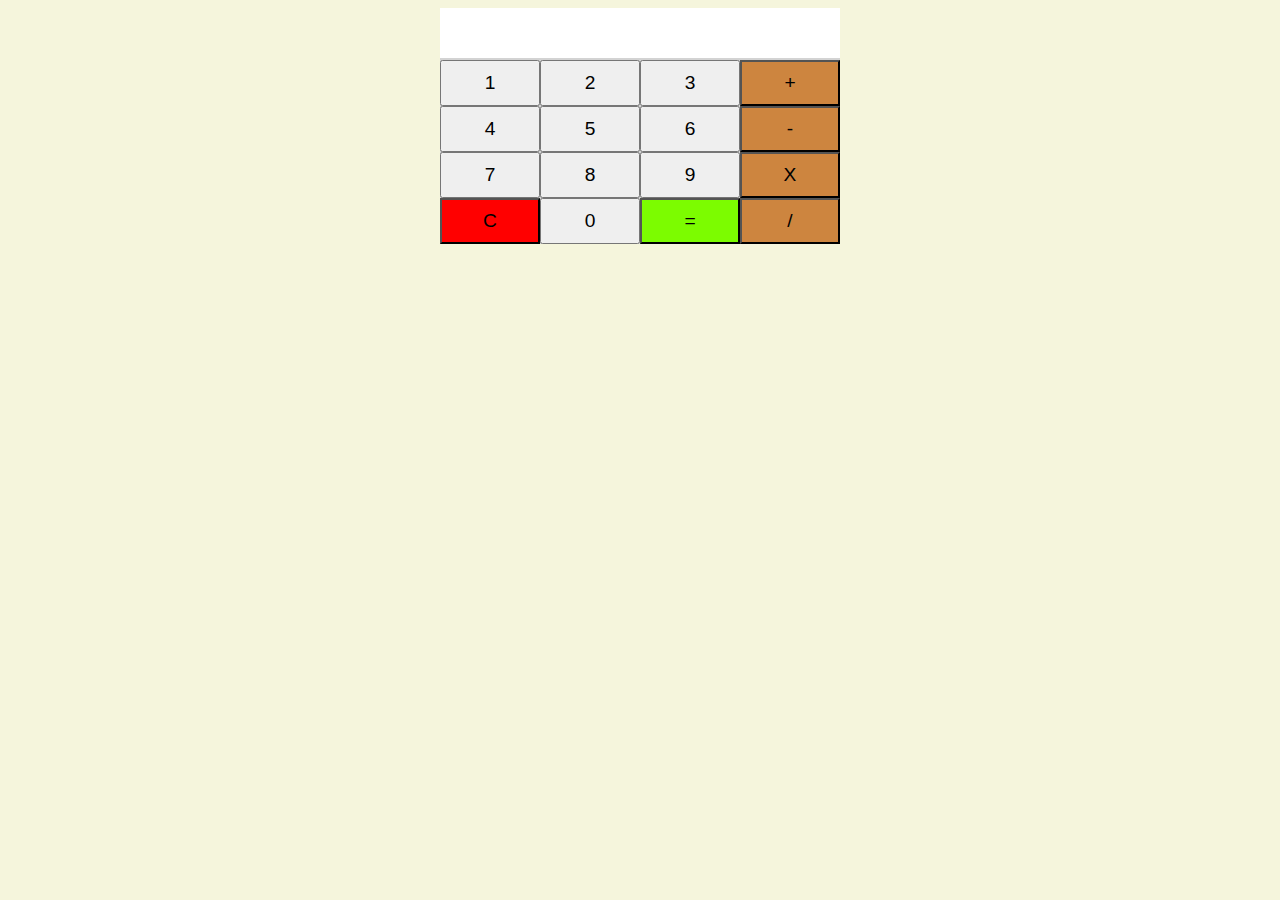
<file: CalcPro2/index.html>
<!DOCTYPE html>
<html lang="en">
  <head>
    <meta charset="UTF-8" />
    <meta http-equiv="X-UA-Compatible" content="IE=edge" />
    <meta name="viewport" content="width=device-width, initial-scale=1.0" />
    <script src="script.js" defer></script>
    <link rel="stylesheet" href="styles.css" />
    <title>ssss</title>
  </head>
  <body>
    <div class="container">
      <div class="display"></div>
      <div class="buttons">
        <button class="btn-number" data-num="1">1</button>
        <button class="btn-number" data-num="2">2</button>
        <button class="btn-number" data-num="3">3</button>
        <button class="btn-operator" data-num="+">+</button>
        <button class="btn-number" data-num="4">4</button>
        <button class="btn-number" data-num="5">5</button>
        <button class="btn-number" data-num="6">6</button>
        <button class="btn-operator" data-num="-">-</button>
        <button class="btn-number" data-num="7">7</button>
        <button class="btn-number" data-num="8">8</button>
        <button class="btn-number" data-num="9">9</button>
        <button class="btn-operator" data-num="*">X</button>
        <button class="btn-clear">C</button>
        <button class="btn-number" data-num="0">0</button>
        <button class="btn-equals" data-num="=">=</button>
        <button class="btn-operator" data-num="/">/</button>
      </div>
    </div>
  </body>
</html>
</file>
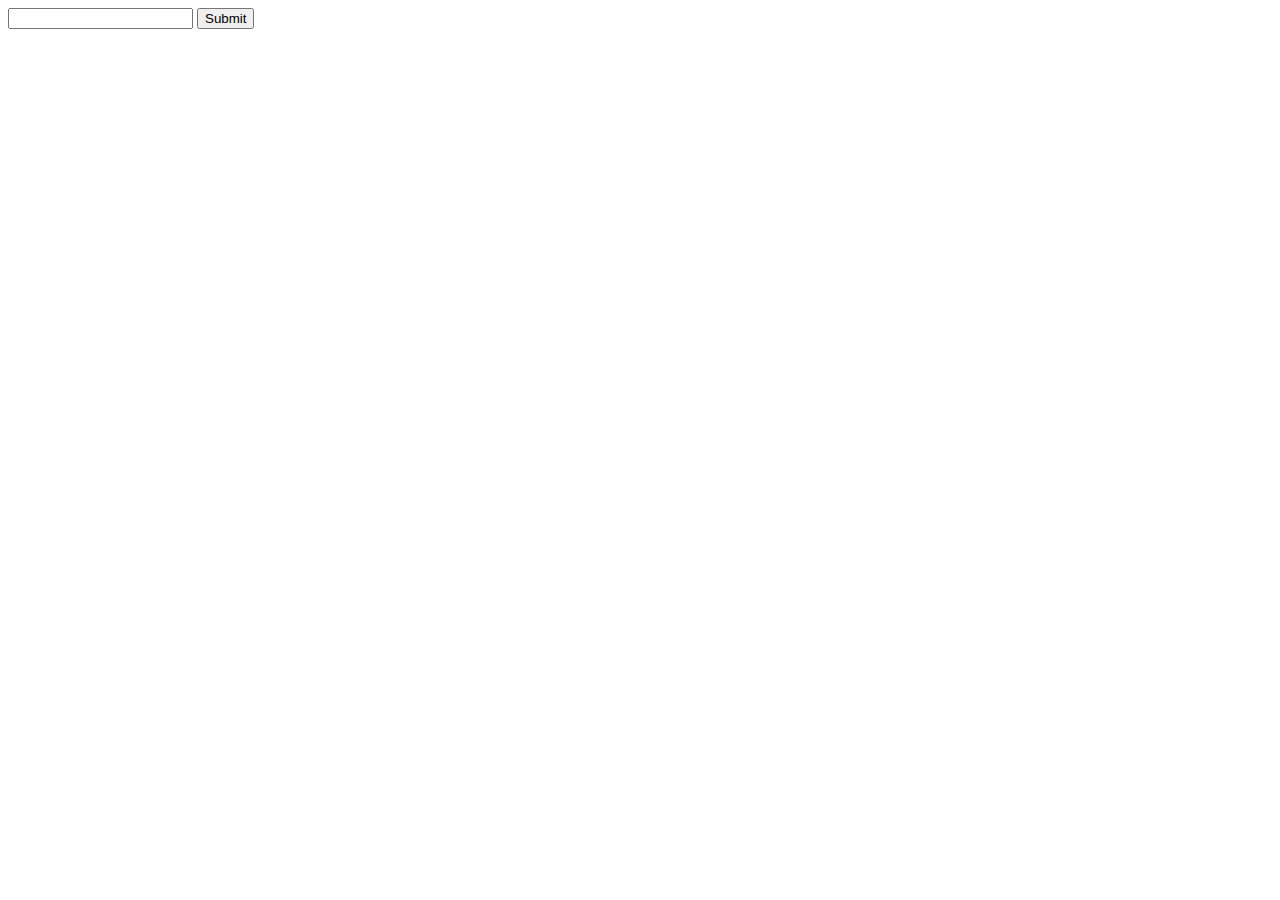
<file: calcProj/index.html>
<!DOCTYPE html>
<html lang="en">
  <head>
    <meta charset="UTF-8" />
    <meta http-equiv="X-UA-Compatible" content="IE=edge" />
    <meta name="viewport" content="width=device-width, initial-scale=1.0" />
    <title>CalcProjo</title>
  </head>

  <body>
    <form action="">
      <input type="text" name="calculator" id="calculatorresult" />

      <input type="submit" />
    </form>
    <script src="scipt.js"></script>
  </body>
</html>
</file>
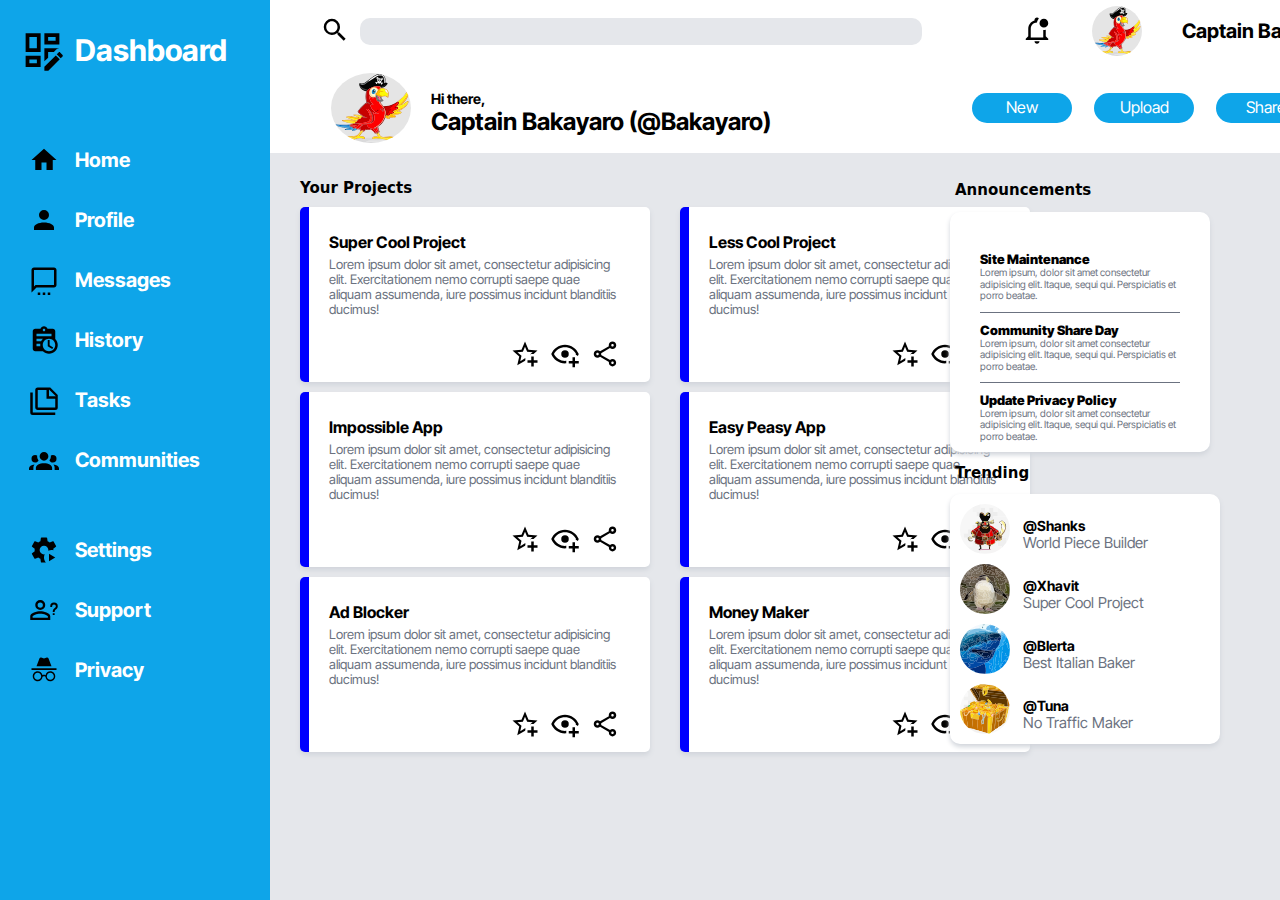
<file: Dashboard/index.html>
<!DOCTYPE html>
<html lang="en">
  <head>
    <meta charset="UTF-8" />
    <meta http-equiv="X-UA-Compatible" content="IE=edge" />
    <meta name="viewport" content="width=device-width, initial-scale=1.0" />
    <link rel="stylesheet" href="css/normalize.css" />
    <link rel="stylesheet" href="css/styles.css" />
    <title>Document</title>
  </head>
  <body>
    <div class="page--container">
      <div class="page--container__sidebar">
        <div class="sidebar">
          <div class="siderbar--heading">
            <div class="sidebar--item">
              <svg
                xmlns="http://www.w3.org/2000/svg"
                viewBox="0 0 24 24"
                class="icon icon__top"
              >
                <path
                  d="M21 13.1C20.9 13.1 20.7 13.2 20.6 13.3L19.6 14.3L21.7 16.4L22.7 15.4C22.9 15.2 22.9 14.8 22.7 14.6L21.4 13.3C21.3 13.2 21.2 13.1 21 13.1M19.1 14.9L13 20.9V23H15.1L21.2 16.9L19.1 14.9M21 3H13V9H21V3M19 7H15V5H19V7M13 18.06V11H21V11.1C20.24 11.1 19.57 11.5 19.19 11.89L18.07 13H15V16.07L13 18.06M11 3H3V13H11V3M9 11H5V5H9V11M11 20.06V15H3V21H11V20.06M9 19H5V17H9V19Z"
                />
              </svg>
              <h1 class="sidebar__title">Dashboard</h1>
            </div>
          </div>
          <div class="sidebar--nav">
            <div class="sidebar--item">
              <svg
                xmlns="http://www.w3.org/2000/svg"
                viewBox="0 0 24 24"
                class="icon"
              >
                <path d="M10,20V14H14V20H19V12H22L12,3L2,12H5V20H10Z" />
              </svg>
              <a href="#"><h2>Home</h2></a>
            </div>
            <div class="sidebar--item">
              <svg
                xmlns="http://www.w3.org/2000/svg"
                viewBox="0 0 24 24"
                class="icon"
              >
                <path
                  d="M12,4A4,4 0 0,1 16,8A4,4 0 0,1 12,12A4,4 0 0,1 8,8A4,4 0 0,1 12,4M12,14C16.42,14 20,15.79 20,18V20H4V18C4,15.79 7.58,14 12,14Z"
                />
              </svg>
              <a href="#"><h2>Profile</h2></a>
            </div>
            <div class="sidebar--item">
              <svg
                xmlns="http://www.w3.org/2000/svg"
                viewBox="0 0 24 24"
                class="icon"
              >
                <path
                  d="M20 2H4C2.9 2 2 2.9 2 4V22L6 18H20C21.1 18 22 17.1 22 16V4C22 2.9 21.1 2 20 2M20 16H5.2L4 17.2V4H20V16M11 24H13V22H11V24M7 24H9V22H7V24M15 24H17V22H15V24"
                />
              </svg>
              <a href="#"><h2>Messages</h2></a>
            </div>
            <div class="sidebar--item">
              <svg
                xmlns="http://www.w3.org/2000/svg"
                viewBox="0 0 24 24"
                class="icon"
              >
                <path
                  d="M21 11.11V5C21 3.9 20.11 3 19 3H14.82C14.4 1.84 13.3 1 12 1S9.6 1.84 9.18 3H5C3.9 3 3 3.9 3 5V19C3 20.11 3.9 21 5 21H11.11C12.37 22.24 14.09 23 16 23C19.87 23 23 19.87 23 16C23 14.09 22.24 12.37 21 11.11M12 3C12.55 3 13 3.45 13 4S12.55 5 12 5 11 4.55 11 4 11.45 3 12 3M6 7H18V9H6V7M9.08 17H6V15H9.08C9.03 15.33 9 15.66 9 16S9.03 16.67 9.08 17M6 13V11H11.11C10.5 11.57 10.04 12.25 9.68 13H6M16 21C13.24 21 11 18.76 11 16S13.24 11 16 11 21 13.24 21 16 18.76 21 16 21M16.5 16.25L19.36 17.94L18.61 19.16L15 17V12H16.5V16.25Z"
                />
              </svg>
              <a href="#"><h2>History</h2></a>
            </div>
            <div class="sidebar--item">
              <svg
                xmlns="http://www.w3.org/2000/svg"
                viewBox="0 0 24 24"
                class="icon"
              >
                <path
                  d="M3,6V22H21V24H3A2,2 0 0,1 1,22V6H3M16,9H21.5L16,3.5V9M7,2H17L23,8V18A2,2 0 0,1 21,20H7C5.89,20 5,19.1 5,18V4A2,2 0 0,1 7,2M7,4V18H21V11H14V4H7Z"
                />
              </svg>
              <a href="#"><h2>Tasks</h2></a>
            </div>
            <div class="sidebar--item">
              <svg
                xmlns="http://www.w3.org/2000/svg"
                viewBox="0 0 24 24"
                class="icon"
              >
                <path
                  d="M12,5.5A3.5,3.5 0 0,1 15.5,9A3.5,3.5 0 0,1 12,12.5A3.5,3.5 0 0,1 8.5,9A3.5,3.5 0 0,1 12,5.5M5,8C5.56,8 6.08,8.15 6.53,8.42C6.38,9.85 6.8,11.27 7.66,12.38C7.16,13.34 6.16,14 5,14A3,3 0 0,1 2,11A3,3 0 0,1 5,8M19,8A3,3 0 0,1 22,11A3,3 0 0,1 19,14C17.84,14 16.84,13.34 16.34,12.38C17.2,11.27 17.62,9.85 17.47,8.42C17.92,8.15 18.44,8 19,8M5.5,18.25C5.5,16.18 8.41,14.5 12,14.5C15.59,14.5 18.5,16.18 18.5,18.25V20H5.5V18.25M0,20V18.5C0,17.11 1.89,15.94 4.45,15.6C3.86,16.28 3.5,17.22 3.5,18.25V20H0M24,20H20.5V18.25C20.5,17.22 20.14,16.28 19.55,15.6C22.11,15.94 24,17.11 24,18.5V20Z"
                />
              </svg>
              <a href="#"><h2>Communities</h2></a>
            </div>
          </div>
          <div class="sidebar--options">
            <div class="sidebar--item">
              <svg
                xmlns="http://www.w3.org/2000/svg"
                viewBox="0 0 24 24"
                class="icon"
              >
                <path
                  d="M13.53 22H10C9.75 22 9.54 21.82 9.5 21.58L9.13 18.93C8.5 18.68 7.96 18.34 7.44 17.94L4.95 18.95C4.73 19.03 4.46 18.95 4.34 18.73L2.34 15.27C2.21 15.05 2.27 14.78 2.46 14.63L4.57 12.97C4.53 12.65 4.5 12.33 4.5 12S4.53 11.34 4.57 11L2.46 9.37C2.27 9.22 2.21 8.95 2.34 8.73L4.34 5.27C4.46 5.05 4.73 4.96 4.95 5.05L7.44 6.05C7.96 5.66 8.5 5.32 9.13 5.07L9.5 2.42C9.54 2.18 9.75 2 10 2H14C14.25 2 14.46 2.18 14.5 2.42L14.87 5.07C15.5 5.32 16.04 5.66 16.56 6.05L19.05 5.05C19.27 4.96 19.54 5.05 19.66 5.27L21.66 8.73C21.78 8.95 21.73 9.22 21.54 9.37L19.43 11C19.47 11.34 19.5 11.67 19.5 12V12.19C19 12.07 18.5 12 18 12C17.08 12 16.22 12.21 15.44 12.58C15.47 12.39 15.5 12.2 15.5 12C15.5 10.07 13.93 8.5 12 8.5S8.5 10.07 8.5 12 10.07 15.5 12 15.5C12.2 15.5 12.39 15.47 12.58 15.44C12.21 16.22 12 17.08 12 18C12 19.54 12.58 20.94 13.53 22M16 15V21L21 18L16 15Z"
                />
              </svg>
              <a href="#"><h2>Settings</h2></a>
            </div>
            <div class="sidebar--item">
              <svg
                xmlns="http://www.w3.org/2000/svg"
                viewBox="0 0 24 24"
                class="icon"
              >
                <path
                  d="M20.5,14.5V16H19V14.5H20.5M18.5,9.5H17V9A3,3 0 0,1 20,6A3,3 0 0,1 23,9C23,9.97 22.5,10.88 21.71,11.41L21.41,11.6C20.84,12 20.5,12.61 20.5,13.3V13.5H19V13.3C19,12.11 19.6,11 20.59,10.35L20.88,10.16C21.27,9.9 21.5,9.47 21.5,9A1.5,1.5 0 0,0 20,7.5A1.5,1.5 0 0,0 18.5,9V9.5M9,13C11.67,13 17,14.34 17,17V20H1V17C1,14.34 6.33,13 9,13M9,4A4,4 0 0,1 13,8A4,4 0 0,1 9,12A4,4 0 0,1 5,8A4,4 0 0,1 9,4M9,14.9C6.03,14.9 2.9,16.36 2.9,17V18.1H15.1V17C15.1,16.36 11.97,14.9 9,14.9M9,5.9A2.1,2.1 0 0,0 6.9,8A2.1,2.1 0 0,0 9,10.1A2.1,2.1 0 0,0 11.1,8A2.1,2.1 0 0,0 9,5.9Z"
                />
              </svg>
              <a href="#"><h2>Support</h2></a>
            </div>
            <div class="sidebar--item">
              <svg
                xmlns="http://www.w3.org/2000/svg"
                viewBox="0 0 24 24"
                class="icon"
              >
                <path
                  d="M17.06 13C15.2 13 13.64 14.33 13.24 16.1C12.29 15.69 11.42 15.8 10.76 16.09C10.35 14.31 8.79 13 6.94 13C4.77 13 3 14.79 3 17C3 19.21 4.77 21 6.94 21C9 21 10.68 19.38 10.84 17.32C11.18 17.08 12.07 16.63 13.16 17.34C13.34 19.39 15 21 17.06 21C19.23 21 21 19.21 21 17C21 14.79 19.23 13 17.06 13M6.94 19.86C5.38 19.86 4.13 18.58 4.13 17S5.39 14.14 6.94 14.14C8.5 14.14 9.75 15.42 9.75 17S8.5 19.86 6.94 19.86M17.06 19.86C15.5 19.86 14.25 18.58 14.25 17S15.5 14.14 17.06 14.14C18.62 14.14 19.88 15.42 19.88 17S18.61 19.86 17.06 19.86M22 10.5H2V12H22V10.5M15.53 2.63C15.31 2.14 14.75 1.88 14.22 2.05L12 2.79L9.77 2.05L9.72 2.04C9.19 1.89 8.63 2.17 8.43 2.68L6 9H18L15.56 2.68L15.53 2.63Z"
                />
              </svg>
              <a href="#"><h2>Privacy</h2></a>
            </div>
          </div>
        </div>
      </div>
      <div class="page--container__header">
        <header class="header__container">
          <!-- <div class="main__container--top"> -->
          <div class="header__top--left">
            <a href="#">
              <svg
                xmlns="http://www.w3.org/2000/svg"
                viewBox="0 0 24 24"
                class="icon"
              >
                <path
                  d="M9.5,3A6.5,6.5 0 0,1 16,9.5C16,11.11 15.41,12.59 14.44,13.73L14.71,14H15.5L20.5,19L19,20.5L14,15.5V14.71L13.73,14.44C12.59,15.41 11.11,16 9.5,16A6.5,6.5 0 0,1 3,9.5A6.5,6.5 0 0,1 9.5,3M9.5,5C7,5 5,7 5,9.5C5,12 7,14 9.5,14C12,14 14,12 14,9.5C14,7 12,5 9.5,5Z"
                />
              </svg>
            </a>

            <input type="text" />
          </div>

          <div class="header__top--right">
            <a href="#">
              <svg
                xmlns="http://www.w3.org/2000/svg"
                viewBox="0 0 24 24"
                class="icon"
              >
                <path
                  d="M19 17V11.8C18.5 11.9 18 12 17.5 12H17V18H7V11C7 8.2 9.2 6 12 6C12.1 4.7 12.7 3.6 13.5 2.7C13.2 2.3 12.6 2 12 2C10.9 2 10 2.9 10 4V4.3C7 5.2 5 7.9 5 11V17L3 19V20H21V19L19 17M10 21C10 22.1 10.9 23 12 23S14 22.1 14 21H10M21 6.5C21 8.4 19.4 10 17.5 10S14 8.4 14 6.5 15.6 3 17.5 3 21 4.6 21 6.5"
                />
              </svg>
            </a>
            <img
              src="images/parrot.svg"
              alt="pirate with wings"
              class="profile--image smaller--profile"
            />
            <h2>Captain Bakayaro</h2>
          </div>
          <div class="header__bottom--left">
            <img
              src="images/parrot.svg"
              alt="pirate with wings"
              class="profile--image"
            />
            <h3>Hi there,</h3>
            <h1>Captain Bakayaro (@Bakayaro)</h1>
          </div>
          <div class="header__bottom--right">
            <button>New</button>
            <button>Upload</button>
            <button>Share</button>
          </div>
        </header>
      </div>
      <div class="page--container__projects">
        <h1 class="main--container__TL">Your Projects</h1>
        <div class="main--container">
          <div class="card">
            <h3>Super Cool Project</h3>
            <p>
              Lorem ipsum dolor sit amet, consectetur adipisicing elit.
              Exercitationem nemo corrupti saepe quae aliquam assumenda, iure
              possimus incidunt blanditiis ducimus!
            </p>
            <div class="card__icons">
              <a href="#">
                <svg
                  xmlns="http://www.w3.org/2000/svg"
                  viewBox="0 0 24 24"
                  class="icon"
                >
                  <path
                    d="M5.8 21L7.4 14L2 9.2L9.2 8.6L12 2L14.8 8.6L22 9.2L18.8 12H18C17.3 12 16.6 12.1 15.9 12.4L18.1 10.5L13.7 10.1L12 6.1L10.3 10.1L5.9 10.5L9.2 13.4L8.2 17.7L12 15.4L12.5 15.7C12.3 16.2 12.1 16.8 12.1 17.3L5.8 21M17 14V17H14V19H17V22H19V19H22V17H19V14H17Z"
                  />
                </svg>
              </a>

              <a href="#">
                <svg
                  xmlns="http://www.w3.org/2000/svg"
                  viewBox="0 0 24 24"
                  class="icon"
                >
                  <path
                    d="M12,4.5C7,4.5 2.73,7.61 1,12C2.73,16.39 7,19.5 12,19.5C12.36,19.5 12.72,19.5 13.08,19.45C13.03,19.13 13,18.82 13,18.5C13,18.14 13.04,17.78 13.1,17.42C12.74,17.46 12.37,17.5 12,17.5C8.24,17.5 4.83,15.36 3.18,12C4.83,8.64 8.24,6.5 12,6.5C15.76,6.5 19.17,8.64 20.82,12C20.7,12.24 20.56,12.45 20.43,12.68C21.09,12.84 21.72,13.11 22.29,13.5C22.56,13 22.8,12.5 23,12C21.27,7.61 17,4.5 12,4.5M12,9A3,3 0 0,0 9,12A3,3 0 0,0 12,15A3,3 0 0,0 15,12A3,3 0 0,0 12,9M18,14.5V17.5H15V19.5H18V22.5H20V19.5H23V17.5H20V14.5H18Z"
                  />
                </svg>
              </a>
              <a href="#">
                <svg
                  xmlns="http://www.w3.org/2000/svg"
                  viewBox="0 0 24 24"
                  class="icon"
                >
                  <path
                    d="M18 16.08C17.24 16.08 16.56 16.38 16.04 16.85L8.91 12.7C8.96 12.47 9 12.24 9 12S8.96 11.53 8.91 11.3L15.96 7.19C16.5 7.69 17.21 8 18 8C19.66 8 21 6.66 21 5S19.66 2 18 2 15 3.34 15 5C15 5.24 15.04 5.47 15.09 5.7L8.04 9.81C7.5 9.31 6.79 9 6 9C4.34 9 3 10.34 3 12S4.34 15 6 15C6.79 15 7.5 14.69 8.04 14.19L15.16 18.34C15.11 18.55 15.08 18.77 15.08 19C15.08 20.61 16.39 21.91 18 21.91S20.92 20.61 20.92 19C20.92 17.39 19.61 16.08 18 16.08M18 4C18.55 4 19 4.45 19 5S18.55 6 18 6 17 5.55 17 5 17.45 4 18 4M6 13C5.45 13 5 12.55 5 12S5.45 11 6 11 7 11.45 7 12 6.55 13 6 13M18 20C17.45 20 17 19.55 17 19S17.45 18 18 18 19 18.45 19 19 18.55 20 18 20Z"
                  />
                </svg>
              </a>
            </div>
          </div>
          <div class="card">
            <h3>Less Cool Project</h3>
            <p>
              Lorem ipsum dolor sit amet, consectetur adipisicing elit.
              Exercitationem nemo corrupti saepe quae aliquam assumenda, iure
              possimus incidunt blanditiis ducimus!
            </p>
            <div class="card__icons">
              <a href="#">
                <svg
                  xmlns="http://www.w3.org/2000/svg"
                  viewBox="0 0 24 24"
                  class="icon"
                >
                  <path
                    d="M5.8 21L7.4 14L2 9.2L9.2 8.6L12 2L14.8 8.6L22 9.2L18.8 12H18C17.3 12 16.6 12.1 15.9 12.4L18.1 10.5L13.7 10.1L12 6.1L10.3 10.1L5.9 10.5L9.2 13.4L8.2 17.7L12 15.4L12.5 15.7C12.3 16.2 12.1 16.8 12.1 17.3L5.8 21M17 14V17H14V19H17V22H19V19H22V17H19V14H17Z"
                  />
                </svg>
              </a>

              <a href="#">
                <svg
                  xmlns="http://www.w3.org/2000/svg"
                  viewBox="0 0 24 24"
                  class="icon"
                >
                  <path
                    d="M12,4.5C7,4.5 2.73,7.61 1,12C2.73,16.39 7,19.5 12,19.5C12.36,19.5 12.72,19.5 13.08,19.45C13.03,19.13 13,18.82 13,18.5C13,18.14 13.04,17.78 13.1,17.42C12.74,17.46 12.37,17.5 12,17.5C8.24,17.5 4.83,15.36 3.18,12C4.83,8.64 8.24,6.5 12,6.5C15.76,6.5 19.17,8.64 20.82,12C20.7,12.24 20.56,12.45 20.43,12.68C21.09,12.84 21.72,13.11 22.29,13.5C22.56,13 22.8,12.5 23,12C21.27,7.61 17,4.5 12,4.5M12,9A3,3 0 0,0 9,12A3,3 0 0,0 12,15A3,3 0 0,0 15,12A3,3 0 0,0 12,9M18,14.5V17.5H15V19.5H18V22.5H20V19.5H23V17.5H20V14.5H18Z"
                  />
                </svg>
              </a>
              <a href="#">
                <svg
                  xmlns="http://www.w3.org/2000/svg"
                  viewBox="0 0 24 24"
                  class="icon"
                >
                  <path
                    d="M18 16.08C17.24 16.08 16.56 16.38 16.04 16.85L8.91 12.7C8.96 12.47 9 12.24 9 12S8.96 11.53 8.91 11.3L15.96 7.19C16.5 7.69 17.21 8 18 8C19.66 8 21 6.66 21 5S19.66 2 18 2 15 3.34 15 5C15 5.24 15.04 5.47 15.09 5.7L8.04 9.81C7.5 9.31 6.79 9 6 9C4.34 9 3 10.34 3 12S4.34 15 6 15C6.79 15 7.5 14.69 8.04 14.19L15.16 18.34C15.11 18.55 15.08 18.77 15.08 19C15.08 20.61 16.39 21.91 18 21.91S20.92 20.61 20.92 19C20.92 17.39 19.61 16.08 18 16.08M18 4C18.55 4 19 4.45 19 5S18.55 6 18 6 17 5.55 17 5 17.45 4 18 4M6 13C5.45 13 5 12.55 5 12S5.45 11 6 11 7 11.45 7 12 6.55 13 6 13M18 20C17.45 20 17 19.55 17 19S17.45 18 18 18 19 18.45 19 19 18.55 20 18 20Z"
                  />
                </svg>
              </a>
            </div>
          </div>
          <div class="card">
            <h3>Impossible App</h3>
            <p>
              Lorem ipsum dolor sit amet, consectetur adipisicing elit.
              Exercitationem nemo corrupti saepe quae aliquam assumenda, iure
              possimus incidunt blanditiis ducimus!
            </p>
            <div class="card__icons">
              <a href="#">
                <svg
                  xmlns="http://www.w3.org/2000/svg"
                  viewBox="0 0 24 24"
                  class="icon"
                >
                  <path
                    d="M5.8 21L7.4 14L2 9.2L9.2 8.6L12 2L14.8 8.6L22 9.2L18.8 12H18C17.3 12 16.6 12.1 15.9 12.4L18.1 10.5L13.7 10.1L12 6.1L10.3 10.1L5.9 10.5L9.2 13.4L8.2 17.7L12 15.4L12.5 15.7C12.3 16.2 12.1 16.8 12.1 17.3L5.8 21M17 14V17H14V19H17V22H19V19H22V17H19V14H17Z"
                  />
                </svg>
              </a>

              <a href="#">
                <svg
                  xmlns="http://www.w3.org/2000/svg"
                  viewBox="0 0 24 24"
                  class="icon"
                >
                  <path
                    d="M12,4.5C7,4.5 2.73,7.61 1,12C2.73,16.39 7,19.5 12,19.5C12.36,19.5 12.72,19.5 13.08,19.45C13.03,19.13 13,18.82 13,18.5C13,18.14 13.04,17.78 13.1,17.42C12.74,17.46 12.37,17.5 12,17.5C8.24,17.5 4.83,15.36 3.18,12C4.83,8.64 8.24,6.5 12,6.5C15.76,6.5 19.17,8.64 20.82,12C20.7,12.24 20.56,12.45 20.43,12.68C21.09,12.84 21.72,13.11 22.29,13.5C22.56,13 22.8,12.5 23,12C21.27,7.61 17,4.5 12,4.5M12,9A3,3 0 0,0 9,12A3,3 0 0,0 12,15A3,3 0 0,0 15,12A3,3 0 0,0 12,9M18,14.5V17.5H15V19.5H18V22.5H20V19.5H23V17.5H20V14.5H18Z"
                  />
                </svg>
              </a>
              <a href="#">
                <svg
                  xmlns="http://www.w3.org/2000/svg"
                  viewBox="0 0 24 24"
                  class="icon"
                >
                  <path
                    d="M18 16.08C17.24 16.08 16.56 16.38 16.04 16.85L8.91 12.7C8.96 12.47 9 12.24 9 12S8.96 11.53 8.91 11.3L15.96 7.19C16.5 7.69 17.21 8 18 8C19.66 8 21 6.66 21 5S19.66 2 18 2 15 3.34 15 5C15 5.24 15.04 5.47 15.09 5.7L8.04 9.81C7.5 9.31 6.79 9 6 9C4.34 9 3 10.34 3 12S4.34 15 6 15C6.79 15 7.5 14.69 8.04 14.19L15.16 18.34C15.11 18.55 15.08 18.77 15.08 19C15.08 20.61 16.39 21.91 18 21.91S20.92 20.61 20.92 19C20.92 17.39 19.61 16.08 18 16.08M18 4C18.55 4 19 4.45 19 5S18.55 6 18 6 17 5.55 17 5 17.45 4 18 4M6 13C5.45 13 5 12.55 5 12S5.45 11 6 11 7 11.45 7 12 6.55 13 6 13M18 20C17.45 20 17 19.55 17 19S17.45 18 18 18 19 18.45 19 19 18.55 20 18 20Z"
                  />
                </svg>
              </a>
            </div>
          </div>
          <div class="card">
            <h3>Easy Peasy App</h3>
            <p>
              Lorem ipsum dolor sit amet, consectetur adipisicing elit.
              Exercitationem nemo corrupti saepe quae aliquam assumenda, iure
              possimus incidunt blanditiis ducimus!
            </p>
            <div class="card__icons">
              <a href="#">
                <svg
                  xmlns="http://www.w3.org/2000/svg"
                  viewBox="0 0 24 24"
                  class="icon"
                >
                  <path
                    d="M5.8 21L7.4 14L2 9.2L9.2 8.6L12 2L14.8 8.6L22 9.2L18.8 12H18C17.3 12 16.6 12.1 15.9 12.4L18.1 10.5L13.7 10.1L12 6.1L10.3 10.1L5.9 10.5L9.2 13.4L8.2 17.7L12 15.4L12.5 15.7C12.3 16.2 12.1 16.8 12.1 17.3L5.8 21M17 14V17H14V19H17V22H19V19H22V17H19V14H17Z"
                  />
                </svg>
              </a>

              <a href="#">
                <svg
                  xmlns="http://www.w3.org/2000/svg"
                  viewBox="0 0 24 24"
                  class="icon"
                >
                  <path
                    d="M12,4.5C7,4.5 2.73,7.61 1,12C2.73,16.39 7,19.5 12,19.5C12.36,19.5 12.72,19.5 13.08,19.45C13.03,19.13 13,18.82 13,18.5C13,18.14 13.04,17.78 13.1,17.42C12.74,17.46 12.37,17.5 12,17.5C8.24,17.5 4.83,15.36 3.18,12C4.83,8.64 8.24,6.5 12,6.5C15.76,6.5 19.17,8.64 20.82,12C20.7,12.24 20.56,12.45 20.43,12.68C21.09,12.84 21.72,13.11 22.29,13.5C22.56,13 22.8,12.5 23,12C21.27,7.61 17,4.5 12,4.5M12,9A3,3 0 0,0 9,12A3,3 0 0,0 12,15A3,3 0 0,0 15,12A3,3 0 0,0 12,9M18,14.5V17.5H15V19.5H18V22.5H20V19.5H23V17.5H20V14.5H18Z"
                  />
                </svg>
              </a>
              <a href="#">
                <svg
                  xmlns="http://www.w3.org/2000/svg"
                  viewBox="0 0 24 24"
                  class="icon"
                >
                  <path
                    d="M18 16.08C17.24 16.08 16.56 16.38 16.04 16.85L8.91 12.7C8.96 12.47 9 12.24 9 12S8.96 11.53 8.91 11.3L15.96 7.19C16.5 7.69 17.21 8 18 8C19.66 8 21 6.66 21 5S19.66 2 18 2 15 3.34 15 5C15 5.24 15.04 5.47 15.09 5.7L8.04 9.81C7.5 9.31 6.79 9 6 9C4.34 9 3 10.34 3 12S4.34 15 6 15C6.79 15 7.5 14.69 8.04 14.19L15.16 18.34C15.11 18.55 15.08 18.77 15.08 19C15.08 20.61 16.39 21.91 18 21.91S20.92 20.61 20.92 19C20.92 17.39 19.61 16.08 18 16.08M18 4C18.55 4 19 4.45 19 5S18.55 6 18 6 17 5.55 17 5 17.45 4 18 4M6 13C5.45 13 5 12.55 5 12S5.45 11 6 11 7 11.45 7 12 6.55 13 6 13M18 20C17.45 20 17 19.55 17 19S17.45 18 18 18 19 18.45 19 19 18.55 20 18 20Z"
                  />
                </svg>
              </a>
            </div>
          </div>
          <div class="card">
            <h3>Ad Blocker</h3>
            <p>
              Lorem ipsum dolor sit amet, consectetur adipisicing elit.
              Exercitationem nemo corrupti saepe quae aliquam assumenda, iure
              possimus incidunt blanditiis ducimus!
            </p>
            <div class="card__icons">
              <a href="#">
                <svg
                  xmlns="http://www.w3.org/2000/svg"
                  viewBox="0 0 24 24"
                  class="icon"
                >
                  <path
                    d="M5.8 21L7.4 14L2 9.2L9.2 8.6L12 2L14.8 8.6L22 9.2L18.8 12H18C17.3 12 16.6 12.1 15.9 12.4L18.1 10.5L13.7 10.1L12 6.1L10.3 10.1L5.9 10.5L9.2 13.4L8.2 17.7L12 15.4L12.5 15.7C12.3 16.2 12.1 16.8 12.1 17.3L5.8 21M17 14V17H14V19H17V22H19V19H22V17H19V14H17Z"
                  />
                </svg>
              </a>

              <a href="#">
                <svg
                  xmlns="http://www.w3.org/2000/svg"
                  viewBox="0 0 24 24"
                  class="icon"
                >
                  <path
                    d="M12,4.5C7,4.5 2.73,7.61 1,12C2.73,16.39 7,19.5 12,19.5C12.36,19.5 12.72,19.5 13.08,19.45C13.03,19.13 13,18.82 13,18.5C13,18.14 13.04,17.78 13.1,17.42C12.74,17.46 12.37,17.5 12,17.5C8.24,17.5 4.83,15.36 3.18,12C4.83,8.64 8.24,6.5 12,6.5C15.76,6.5 19.17,8.64 20.82,12C20.7,12.24 20.56,12.45 20.43,12.68C21.09,12.84 21.72,13.11 22.29,13.5C22.56,13 22.8,12.5 23,12C21.27,7.61 17,4.5 12,4.5M12,9A3,3 0 0,0 9,12A3,3 0 0,0 12,15A3,3 0 0,0 15,12A3,3 0 0,0 12,9M18,14.5V17.5H15V19.5H18V22.5H20V19.5H23V17.5H20V14.5H18Z"
                  />
                </svg>
              </a>
              <a href="#">
                <svg
                  xmlns="http://www.w3.org/2000/svg"
                  viewBox="0 0 24 24"
                  class="icon"
                >
                  <path
                    d="M18 16.08C17.24 16.08 16.56 16.38 16.04 16.85L8.91 12.7C8.96 12.47 9 12.24 9 12S8.96 11.53 8.91 11.3L15.96 7.19C16.5 7.69 17.21 8 18 8C19.66 8 21 6.66 21 5S19.66 2 18 2 15 3.34 15 5C15 5.24 15.04 5.47 15.09 5.7L8.04 9.81C7.5 9.31 6.79 9 6 9C4.34 9 3 10.34 3 12S4.34 15 6 15C6.79 15 7.5 14.69 8.04 14.19L15.16 18.34C15.11 18.55 15.08 18.77 15.08 19C15.08 20.61 16.39 21.91 18 21.91S20.92 20.61 20.92 19C20.92 17.39 19.61 16.08 18 16.08M18 4C18.55 4 19 4.45 19 5S18.55 6 18 6 17 5.55 17 5 17.45 4 18 4M6 13C5.45 13 5 12.55 5 12S5.45 11 6 11 7 11.45 7 12 6.55 13 6 13M18 20C17.45 20 17 19.55 17 19S17.45 18 18 18 19 18.45 19 19 18.55 20 18 20Z"
                  />
                </svg>
              </a>
            </div>
          </div>
          <div class="card">
            <h3>Money Maker</h3>
            <p>
              Lorem ipsum dolor sit amet, consectetur adipisicing elit.
              Exercitationem nemo corrupti saepe quae aliquam assumenda, iure
              possimus incidunt blanditiis ducimus!
            </p>
            <div class="card__icons">
              <a href="#">
                <svg
                  xmlns="http://www.w3.org/2000/svg"
                  viewBox="0 0 24 24"
                  class="icon"
                >
                  <path
                    d="M5.8 21L7.4 14L2 9.2L9.2 8.6L12 2L14.8 8.6L22 9.2L18.8 12H18C17.3 12 16.6 12.1 15.9 12.4L18.1 10.5L13.7 10.1L12 6.1L10.3 10.1L5.9 10.5L9.2 13.4L8.2 17.7L12 15.4L12.5 15.7C12.3 16.2 12.1 16.8 12.1 17.3L5.8 21M17 14V17H14V19H17V22H19V19H22V17H19V14H17Z"
                  />
                </svg>
              </a>

              <a href="#">
                <svg
                  xmlns="http://www.w3.org/2000/svg"
                  viewBox="0 0 24 24"
                  class="icon"
                >
                  <path
                    d="M12,4.5C7,4.5 2.73,7.61 1,12C2.73,16.39 7,19.5 12,19.5C12.36,19.5 12.72,19.5 13.08,19.45C13.03,19.13 13,18.82 13,18.5C13,18.14 13.04,17.78 13.1,17.42C12.74,17.46 12.37,17.5 12,17.5C8.24,17.5 4.83,15.36 3.18,12C4.83,8.64 8.24,6.5 12,6.5C15.76,6.5 19.17,8.64 20.82,12C20.7,12.24 20.56,12.45 20.43,12.68C21.09,12.84 21.72,13.11 22.29,13.5C22.56,13 22.8,12.5 23,12C21.27,7.61 17,4.5 12,4.5M12,9A3,3 0 0,0 9,12A3,3 0 0,0 12,15A3,3 0 0,0 15,12A3,3 0 0,0 12,9M18,14.5V17.5H15V19.5H18V22.5H20V19.5H23V17.5H20V14.5H18Z"
                  />
                </svg>
              </a>
              <a href="#">
                <svg
                  xmlns="http://www.w3.org/2000/svg"
                  viewBox="0 0 24 24"
                  class="icon"
                >
                  <path
                    d="M18 16.08C17.24 16.08 16.56 16.38 16.04 16.85L8.91 12.7C8.96 12.47 9 12.24 9 12S8.96 11.53 8.91 11.3L15.96 7.19C16.5 7.69 17.21 8 18 8C19.66 8 21 6.66 21 5S19.66 2 18 2 15 3.34 15 5C15 5.24 15.04 5.47 15.09 5.7L8.04 9.81C7.5 9.31 6.79 9 6 9C4.34 9 3 10.34 3 12S4.34 15 6 15C6.79 15 7.5 14.69 8.04 14.19L15.16 18.34C15.11 18.55 15.08 18.77 15.08 19C15.08 20.61 16.39 21.91 18 21.91S20.92 20.61 20.92 19C20.92 17.39 19.61 16.08 18 16.08M18 4C18.55 4 19 4.45 19 5S18.55 6 18 6 17 5.55 17 5 17.45 4 18 4M6 13C5.45 13 5 12.55 5 12S5.45 11 6 11 7 11.45 7 12 6.55 13 6 13M18 20C17.45 20 17 19.55 17 19S17.45 18 18 18 19 18.45 19 19 18.55 20 18 20Z"
                  />
                </svg>
              </a>
            </div>
          </div>
        </div>
      </div>
      <div class="page--container__right--main--top">
        <h2 class="right__main--title">Announcements</h2>
        <div class="right__main--top">
          <div>
            <h3>Site Maintenance</h3>
            <p class="announcement--seperate">
              Lorem ipsum, dolor sit amet consectetur adipisicing elit. Itaque,
              sequi qui. Perspiciatis et porro beatae.
            </p>
          </div>
          <div>
            <h3>Community Share Day</h3>
            <p class="announcement--seperate">
              Lorem ipsum, dolor sit amet consectetur adipisicing elit. Itaque,
              sequi qui. Perspiciatis et porro beatae.
            </p>
          </div>
          <div>
            <h3>Update Privacy Policy</h3>
            <p>
              Lorem ipsum, dolor sit amet consectetur adipisicing elit. Itaque,
              sequi qui. Perspiciatis et porro beatae.
            </p>
          </div>
        </div>
      </div>
      <div class="page--container__right--main--bottom">
        <h2 class="right__main--title">Trending</h2>
        <div class="right__main--bottom">
          <div class="trending--person first-person">
            <img
              src="images/pirate.svg"
              alt="pirate with a sword and hook"
              class="trending--images"
            />
            <h3>@Shanks</h3>
            <span>World Piece Builder</span>
          </div>
          <div class="trending--person second-person">
            <img
              src="images/penguin.svg"
              alt="Picture of a penguin"
              class="trending--images"
            />
            <h3>@Xhavit</h3>
            <span>Super Cool Project</span>
          </div>
          <div class="trending--person third-person">
            <img
              src="images/shark.svg"
              alt="Picture of a shark"
              class="trending--images"
            />
            <h3>@Blerta</h3>
            <span>Best Italian Baker</span>
          </div>
          <div class="trending--person fourth-person">
            <img
              src="images/treasure.svg"
              alt="Picture of a treasure box"
              class="trending--images"
            />
            <h3>@Tuna</h3>
            <span>No Traffic Maker</span>
          </div>
        </div>
      </div>
    </div>
  </body>
</html>
</file>
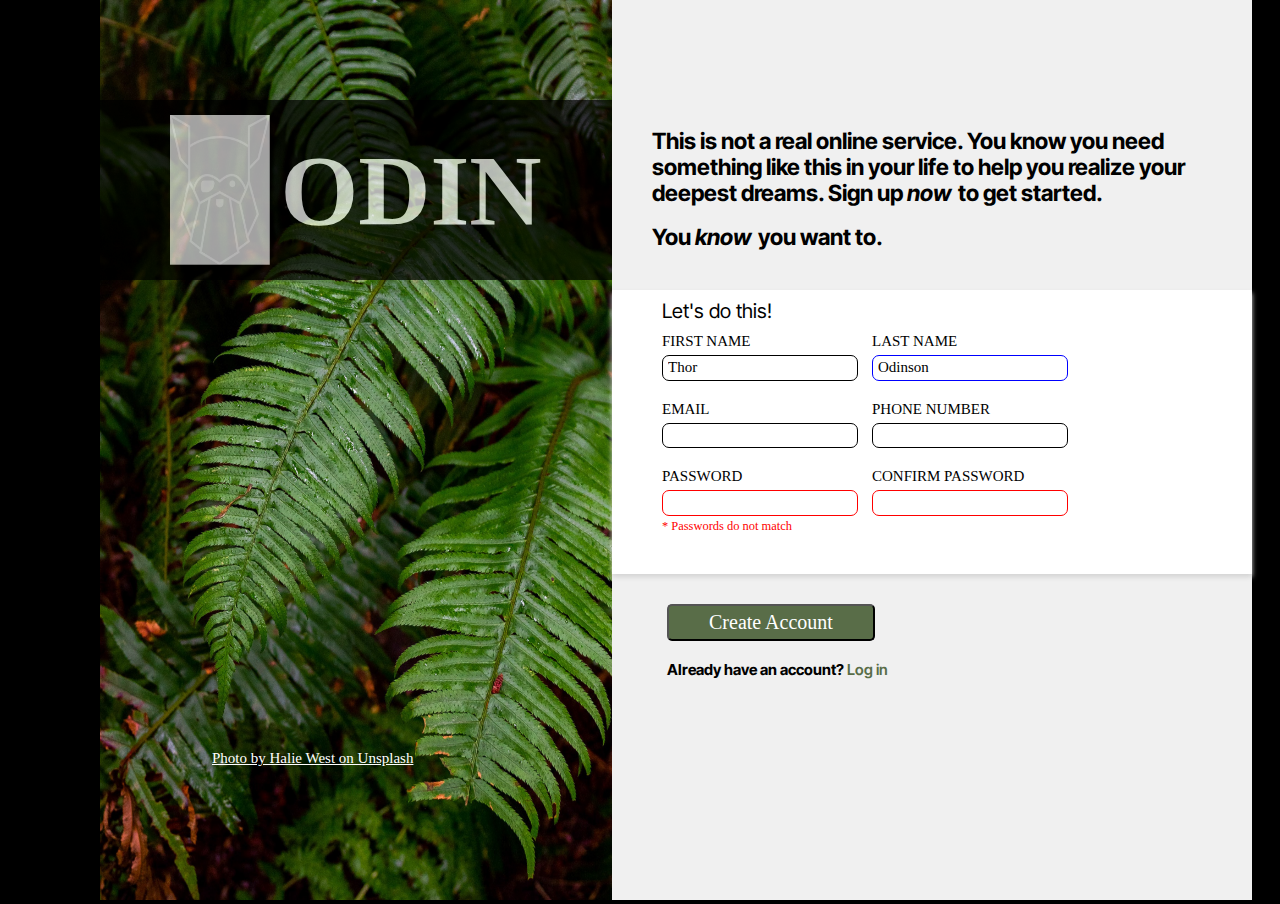
<file: Form/index.html>
<!DOCTYPE html>
<html lang="en">
  <head>
    <meta charset="UTF-8" />
    <meta http-equiv="X-UA-Compatible" content="IE=edge" />
    <meta name="viewport" content="width=device-width, initial-scale=1.0" />
    <title>Document</title>
    <link rel="preconnect" href="https://fonts.googleapis.com" />
    <link rel="preconnect" href="https://fonts.gstatic.com" crossorigin />
    <link
      href="https://fonts.googleapis.com/css2?family=Inter+Tight:wght@600&display=swap"
      rel="stylesheet"
    />
    <link rel="stylesheet" href="css/normalize.css" />
    <link rel="stylesheet" href="css/styles.css" />
  </head>
  <body>
    <img src="images/leaf.jpg" alt="large wet leaf" />
    <section class="left--container">
      <h2 class="main--heading">
        This is not a real online service. You know you need something like this
        in your life to help you realize your deepest dreams. Sign up
        <span class="emphasis">now</span> to get started.
      </h2>
      <h2 class="form--header">
        You <span class="emphasis">know</span> you want to.
      </h2>
      <form action="" method="post" id="signup-form">
        <legend>Let's do this!</legend>
        <div class="container">
          <div>
            <label for="name"> First Name</label>
            <input type="text" id="name" value="Thor" />
          </div>
          <div>
            <label for="lastname"> Last Name</label>
            <input type="text" id="lastname" value="Odinson" class="selected" />
          </div>
          <div>
            <label for="email"> Email</label>
            <input type="email" required />
          </div>
          <div>
            <label for="number">Phone Number</label>
            <input type="number" id="number" />
          </div>
          <div>
            <label for="password">Password</label>
            <input class="error" type="password" id="password" />
            <h5>* Passwords do not match</h5>
          </div>
          <div>
            <label for="passwordcon">Confirm Password</label>
            <input class="error" type="password" id="passwordcon" />
          </div>
        </div>
      </form>
      <button type="submit" form="signup-form">Create Account</button>
      <h4>
        Already have an account?
        <a href="#">Log in</a>
      </h4>
      <footer>Photo by Halie West on Unsplash</footer>
      <div class="image--bar">
        <img
          class="thor--image"
          src="images/thor.png"
          alt="Thor, a hammer-wielding god"
        />
        <h6 class="name--odin">ODIN</h6>
      </div>
    </section>
  </body>
</html>
</file>
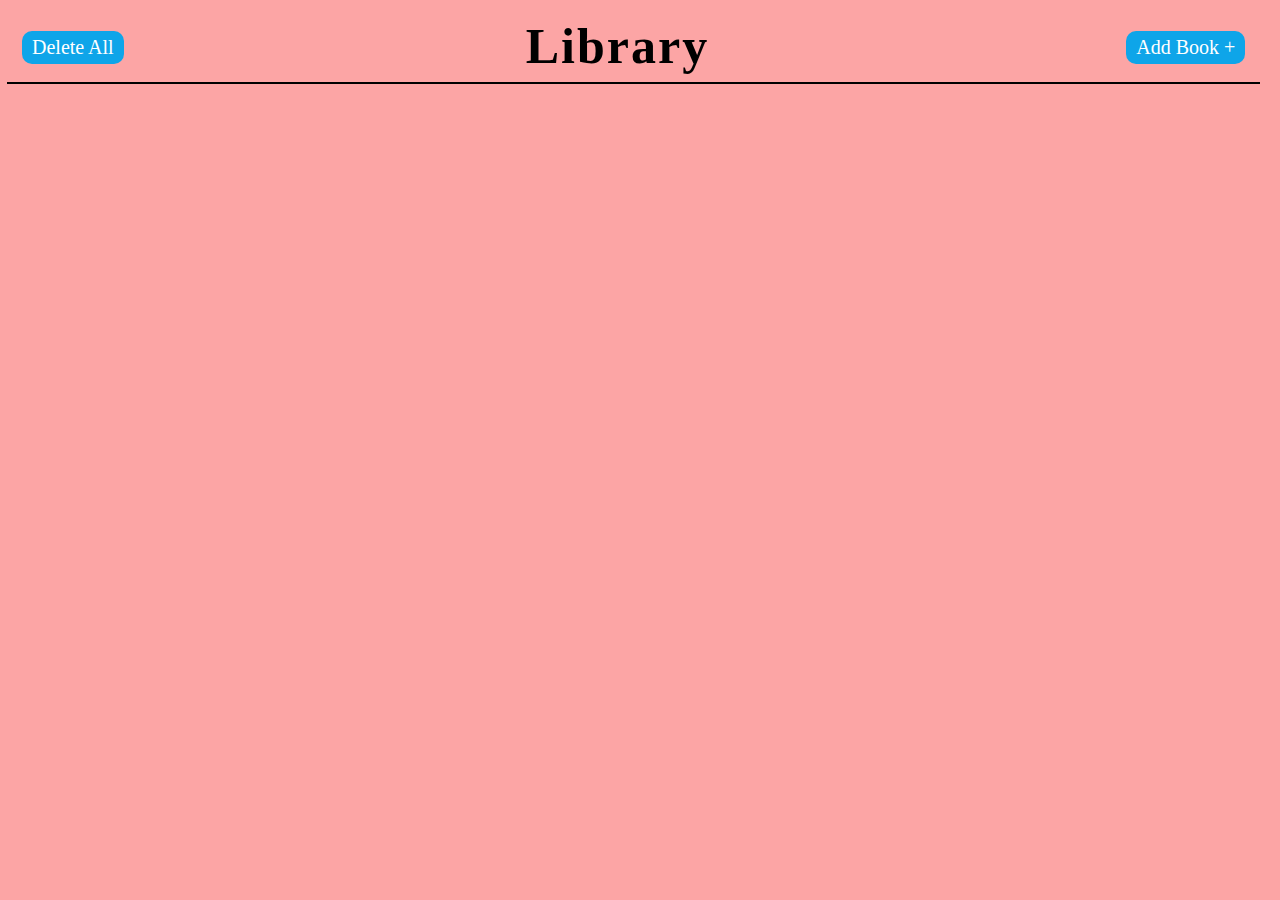
<file: Library/index.html>
<!DOCTYPE html>
<html lang="en">
  <head>
    <meta charset="UTF-8" />
    <meta http-equiv="X-UA-Compatible" content="IE=edge" />
    <meta name="viewport" content="width=device-width, initial-scale=1.0" />
    <link rel="stylesheet" href="css/normalize.css" />
    <link rel="stylesheet" href="css/styles.css" />
    <script src="script.js" defer></script>
    <title>Library</title>
  </head>
  <body>
    <div class="heading">
      <button class="btn" id="deleteAll">Delete All</button>
      <h1 class="title">Library</h1>
      <button class="btn" id="add">Add Book +</button>
    </div>
    <form action="" class="book--form">
      <div>
        <label for="title">Title</label>
        <input type="text" id="title" required />
      </div>
      <div>
        <label for="author">Author</label>
        <input type="text" id="author" required />
      </div>
      <div>
        <label for="pages">Number of Pages</label>
        <input type="number" id="pages" min="0" />
      </div>
      <div>
        <label for="read">Read?</label>
        <input type="checkbox" id="read" />
      </div>
      <div>
        <button type="button" id="submit--btn">Submit</button>
      </div>
    </form>
    <div class="container"></div>
  </body>
</html>
</file>
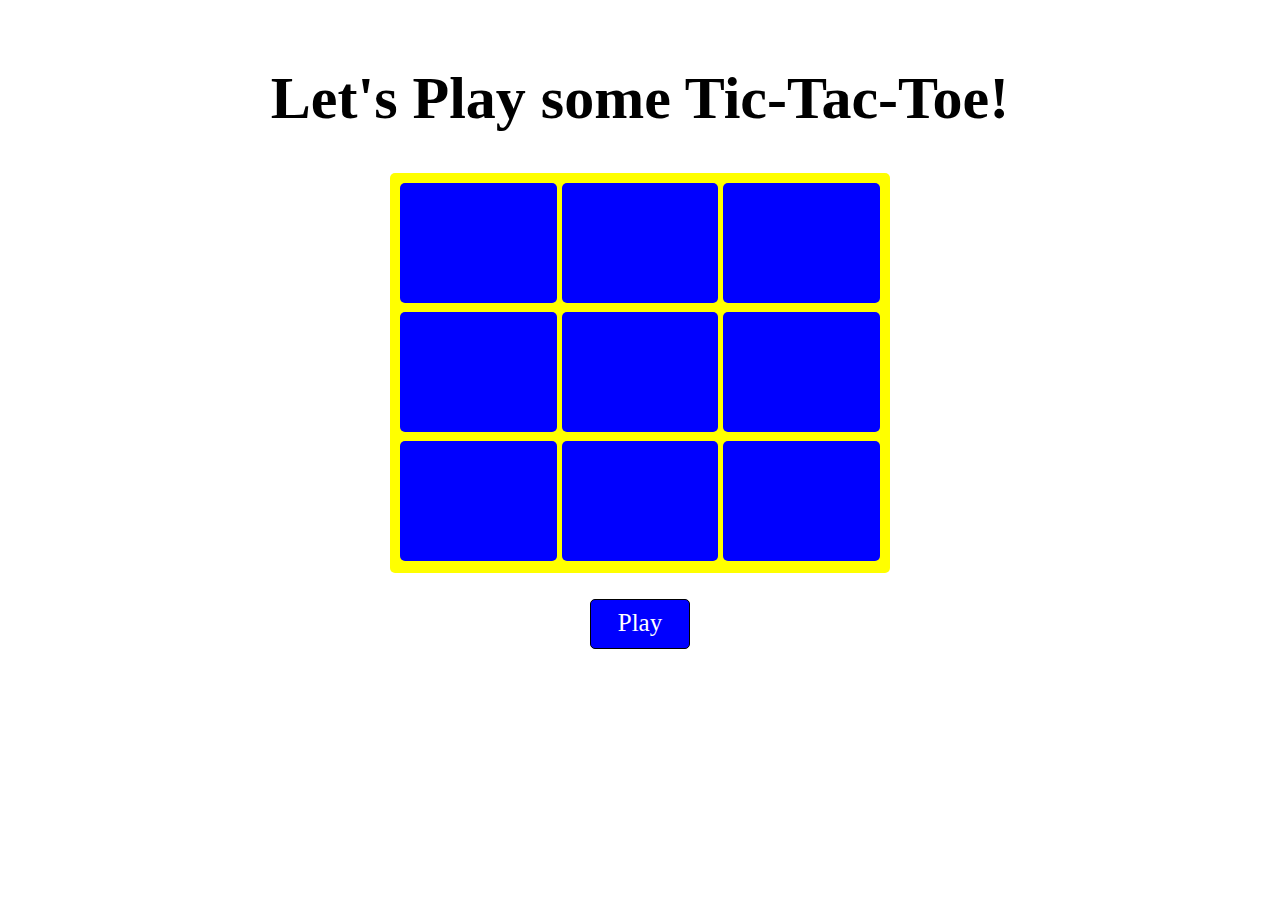
<file: Tic-Tac-Toe/index.html>
<!DOCTYPE html>
<html lang="en">
  <head>
    <meta charset="UTF-8" />
    <meta http-equiv="X-UA-Compatible" content="IE=edge" />
    <meta name="viewport" content="width=device-width, initial-scale=1.0" />
    <link rel="stylesheet" href="css/normalize.css" />
    <link rel="stylesheet" href="css/styles.css" />
    <script src="script.js" defer></script>
    <title>Document</title>
  </head>
  <body>
    <header>
      <h1 id="header">Let's Play some Tic-Tac-Toe!</h1>
    </header>
    <div class="container">
      <div class="field" data-num="0"></div>
      <div class="field" data-num="1"></div>
      <div class="field" data-num="2"></div>
      <div class="field" data-num="3"></div>
      <div class="field" data-num="4"></div>
      <div class="field" data-num="5"></div>
      <div class="field" data-num="6"></div>
      <div class="field" data-num="7"></div>
      <div class="field" data-num="8"></div>
    </div>
    <div class="players">
      <div>
        <h2>Player 1: <span id="player1">Your turn...</span></h2>
      </div>
      <div>
        <h2>Player 2: <span id="player2">Please Wait...</span></h2>
      </div>
    </div>
    <div class="play--btn">
      <button>Play</button>
    </div>
    <div class="display--end">
      <h1>GAME <span>OVER!</span></h1>
      <h2 class="results"></h2>
      <h2 class="results">Reload to <span>play </span>again!</h2>
    </div>
  </body>
</html>
</file>
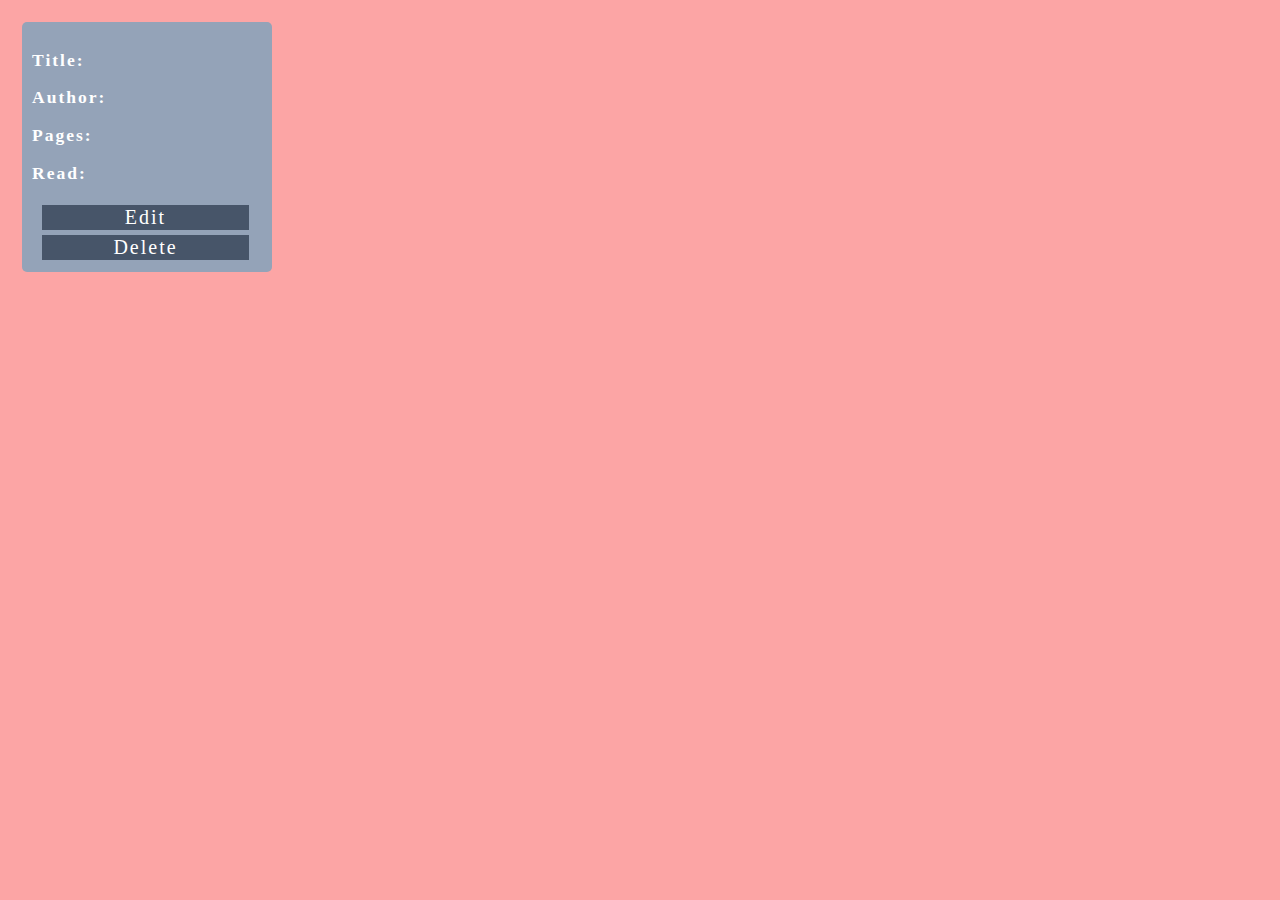
<file: Library/book-card-template.html>
<!DOCTYPE html>
<html lang="en">
  <head>
    <meta charset="UTF-8" />
    <meta http-equiv="X-UA-Compatible" content="IE=edge" />
    <meta name="viewport" content="width=device-width, initial-scale=1.0" />
    <title>Document</title>
    <link rel="stylesheet" href="css/normalize.css" />
    <link rel="stylesheet" href="css/styles.css" />
    <script src="script.js" defer></script>
  </head>
  <body>
    <div class="book">
      <h3>Title:</h3>
      <h3>Author:</h3>
      <h3>Pages:</h3>
      <h3>Read:</h3>
      <div>
        <button class="edit" type="button">Edit</button>
      </div>
      <div>
        <button class="delete" type="button">Delete</button>
      </div>
    </div>
  </body>
</html>
</file>
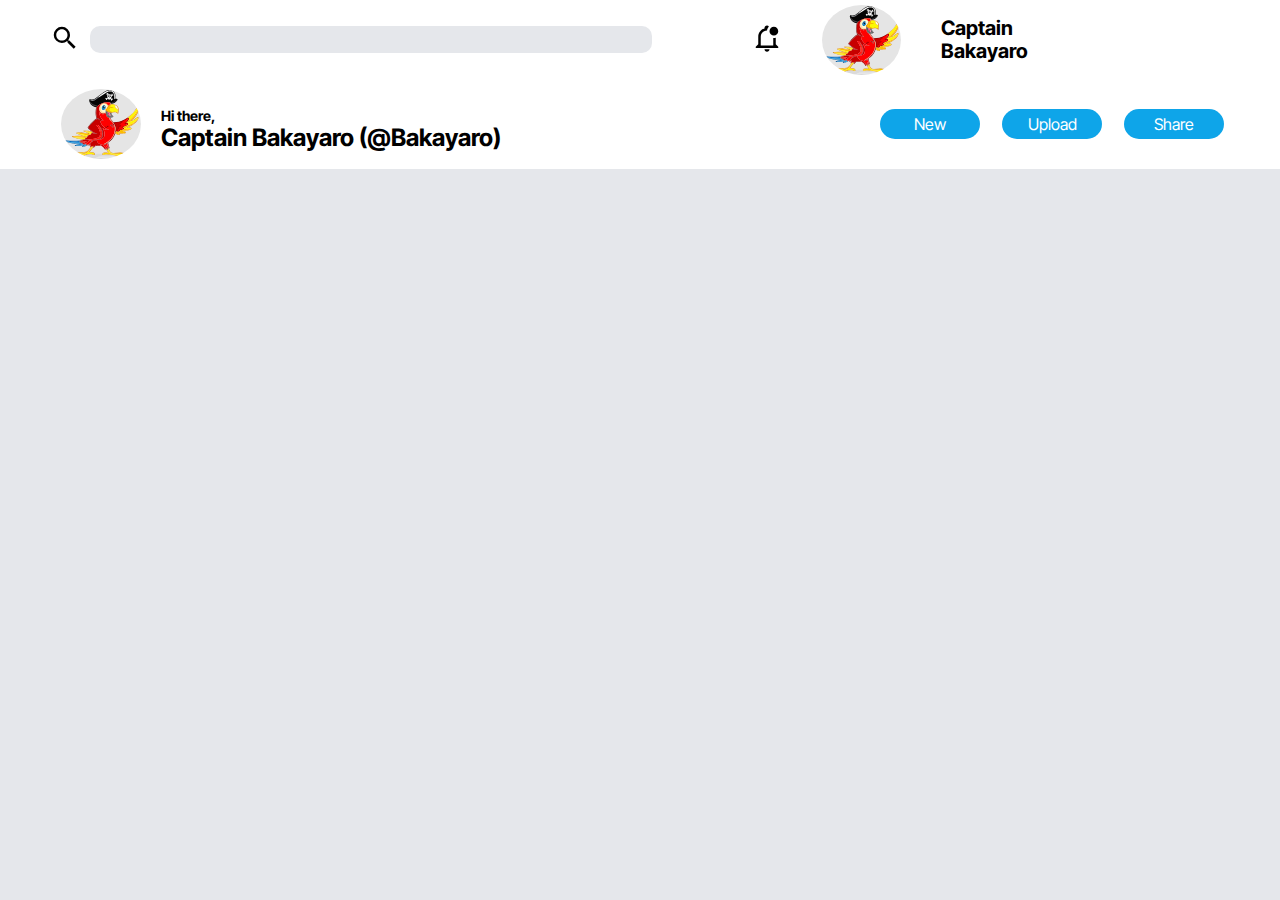
<file: Dashboard/components/header.html>
<!DOCTYPE html>
<html lang="en">
  <head>
    <meta charset="UTF-8" />
    <meta http-equiv="X-UA-Compatible" content="IE=edge" />
    <meta name="viewport" content="width=device-width, initial-scale=1.0" />
    <link rel="stylesheet" href="../css/normalize.css" />
    <link rel="stylesheet" href="../css/styles.css" />
    <title>Document</title>
  </head>
  <body>
    <header class="header__container">
      <!-- <div class="main__container--top"> -->
      <div class="header__top--left">
        <a href="#">
          <svg
            xmlns="http://www.w3.org/2000/svg"
            viewBox="0 0 24 24"
            class="icon"
          >
            <path
              d="M9.5,3A6.5,6.5 0 0,1 16,9.5C16,11.11 15.41,12.59 14.44,13.73L14.71,14H15.5L20.5,19L19,20.5L14,15.5V14.71L13.73,14.44C12.59,15.41 11.11,16 9.5,16A6.5,6.5 0 0,1 3,9.5A6.5,6.5 0 0,1 9.5,3M9.5,5C7,5 5,7 5,9.5C5,12 7,14 9.5,14C12,14 14,12 14,9.5C14,7 12,5 9.5,5Z"
            />
          </svg>
        </a>

        <input type="text" />
      </div>

      <div class="header__top--right">
        <a href="#">
          <svg
            xmlns="http://www.w3.org/2000/svg"
            viewBox="0 0 24 24"
            class="icon"
          >
            <path
              d="M19 17V11.8C18.5 11.9 18 12 17.5 12H17V18H7V11C7 8.2 9.2 6 12 6C12.1 4.7 12.7 3.6 13.5 2.7C13.2 2.3 12.6 2 12 2C10.9 2 10 2.9 10 4V4.3C7 5.2 5 7.9 5 11V17L3 19V20H21V19L19 17M10 21C10 22.1 10.9 23 12 23S14 22.1 14 21H10M21 6.5C21 8.4 19.4 10 17.5 10S14 8.4 14 6.5 15.6 3 17.5 3 21 4.6 21 6.5"
            />
          </svg>
        </a>
        <img
          src="../images/parrot.svg"
          alt="pirate with wings"
          class="profile--image"
        />
        <h2>Captain Bakayaro</h2>
      </div>
      <!-- </div> -->

      <div class="header__bottom--left">
        <img
          src="../images/parrot.svg"
          alt="pirate with wings"
          class="profile--image"
        />
        <h3>Hi there,</h3>
        <h1>Captain Bakayaro (@Bakayaro)</h1>
      </div>
      <div class="header__bottom--right">
        <button>New</button>
        <button>Upload</button>
        <button>Share</button>
      </div>
    </header>
  </body>
</html>
</file>
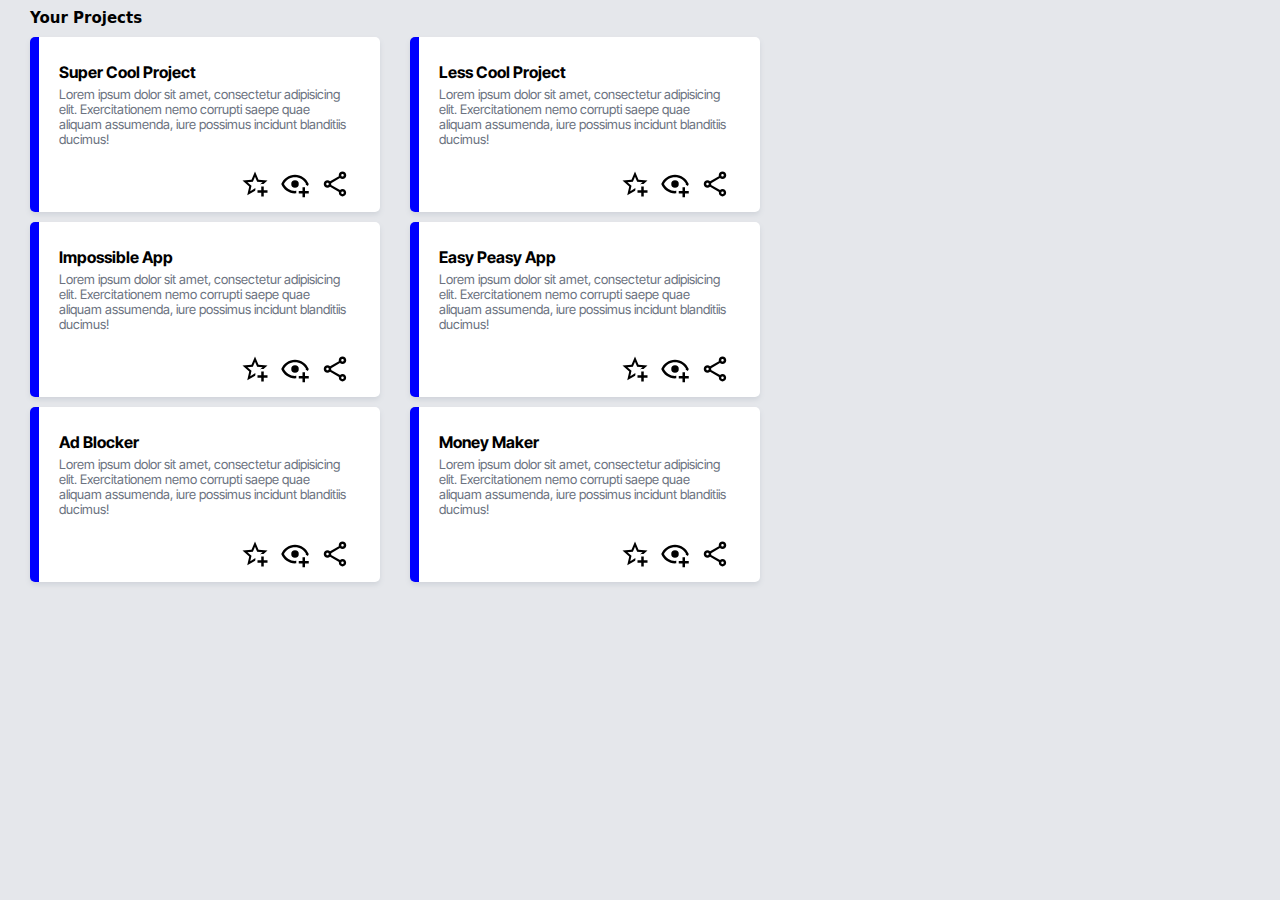
<file: Dashboard/components/project-card.html>
<!DOCTYPE html>
<html lang="en">
  <head>
    <meta charset="UTF-8" />
    <meta http-equiv="X-UA-Compatible" content="IE=edge" />
    <meta name="viewport" content="width=device-width, initial-scale=1.0" />
    <link rel="stylesheet" href="../css/normalize.css" />
    <link rel="stylesheet" href="../css/styles.css" />
    <title>Document</title>
  </head>
  <body>
    <h1 class="main--container__TL">Your Projects</h1>
    <div class="main--container">
      <div class="card">
        <h3>Super Cool Project</h3>
        <p>
          Lorem ipsum dolor sit amet, consectetur adipisicing elit.
          Exercitationem nemo corrupti saepe quae aliquam assumenda, iure
          possimus incidunt blanditiis ducimus!
        </p>
        <div class="card__icons">
          <a href="#">
            <svg
              xmlns="http://www.w3.org/2000/svg"
              viewBox="0 0 24 24"
              class="icon"
            >
              <path
                d="M5.8 21L7.4 14L2 9.2L9.2 8.6L12 2L14.8 8.6L22 9.2L18.8 12H18C17.3 12 16.6 12.1 15.9 12.4L18.1 10.5L13.7 10.1L12 6.1L10.3 10.1L5.9 10.5L9.2 13.4L8.2 17.7L12 15.4L12.5 15.7C12.3 16.2 12.1 16.8 12.1 17.3L5.8 21M17 14V17H14V19H17V22H19V19H22V17H19V14H17Z"
              />
            </svg>
          </a>

          <a href="#">
            <svg
              xmlns="http://www.w3.org/2000/svg"
              viewBox="0 0 24 24"
              class="icon"
            >
              <path
                d="M12,4.5C7,4.5 2.73,7.61 1,12C2.73,16.39 7,19.5 12,19.5C12.36,19.5 12.72,19.5 13.08,19.45C13.03,19.13 13,18.82 13,18.5C13,18.14 13.04,17.78 13.1,17.42C12.74,17.46 12.37,17.5 12,17.5C8.24,17.5 4.83,15.36 3.18,12C4.83,8.64 8.24,6.5 12,6.5C15.76,6.5 19.17,8.64 20.82,12C20.7,12.24 20.56,12.45 20.43,12.68C21.09,12.84 21.72,13.11 22.29,13.5C22.56,13 22.8,12.5 23,12C21.27,7.61 17,4.5 12,4.5M12,9A3,3 0 0,0 9,12A3,3 0 0,0 12,15A3,3 0 0,0 15,12A3,3 0 0,0 12,9M18,14.5V17.5H15V19.5H18V22.5H20V19.5H23V17.5H20V14.5H18Z"
              />
            </svg>
          </a>
          <a href="#">
            <svg
              xmlns="http://www.w3.org/2000/svg"
              viewBox="0 0 24 24"
              class="icon"
            >
              <path
                d="M18 16.08C17.24 16.08 16.56 16.38 16.04 16.85L8.91 12.7C8.96 12.47 9 12.24 9 12S8.96 11.53 8.91 11.3L15.96 7.19C16.5 7.69 17.21 8 18 8C19.66 8 21 6.66 21 5S19.66 2 18 2 15 3.34 15 5C15 5.24 15.04 5.47 15.09 5.7L8.04 9.81C7.5 9.31 6.79 9 6 9C4.34 9 3 10.34 3 12S4.34 15 6 15C6.79 15 7.5 14.69 8.04 14.19L15.16 18.34C15.11 18.55 15.08 18.77 15.08 19C15.08 20.61 16.39 21.91 18 21.91S20.92 20.61 20.92 19C20.92 17.39 19.61 16.08 18 16.08M18 4C18.55 4 19 4.45 19 5S18.55 6 18 6 17 5.55 17 5 17.45 4 18 4M6 13C5.45 13 5 12.55 5 12S5.45 11 6 11 7 11.45 7 12 6.55 13 6 13M18 20C17.45 20 17 19.55 17 19S17.45 18 18 18 19 18.45 19 19 18.55 20 18 20Z"
              />
            </svg>
          </a>
        </div>
      </div>
      <div class="card">
        <h3>Less Cool Project</h3>
        <p>
          Lorem ipsum dolor sit amet, consectetur adipisicing elit.
          Exercitationem nemo corrupti saepe quae aliquam assumenda, iure
          possimus incidunt blanditiis ducimus!
        </p>
        <div class="card__icons">
          <a href="#">
            <svg
              xmlns="http://www.w3.org/2000/svg"
              viewBox="0 0 24 24"
              class="icon"
            >
              <path
                d="M5.8 21L7.4 14L2 9.2L9.2 8.6L12 2L14.8 8.6L22 9.2L18.8 12H18C17.3 12 16.6 12.1 15.9 12.4L18.1 10.5L13.7 10.1L12 6.1L10.3 10.1L5.9 10.5L9.2 13.4L8.2 17.7L12 15.4L12.5 15.7C12.3 16.2 12.1 16.8 12.1 17.3L5.8 21M17 14V17H14V19H17V22H19V19H22V17H19V14H17Z"
              />
            </svg>
          </a>

          <a href="#">
            <svg
              xmlns="http://www.w3.org/2000/svg"
              viewBox="0 0 24 24"
              class="icon"
            >
              <path
                d="M12,4.5C7,4.5 2.73,7.61 1,12C2.73,16.39 7,19.5 12,19.5C12.36,19.5 12.72,19.5 13.08,19.45C13.03,19.13 13,18.82 13,18.5C13,18.14 13.04,17.78 13.1,17.42C12.74,17.46 12.37,17.5 12,17.5C8.24,17.5 4.83,15.36 3.18,12C4.83,8.64 8.24,6.5 12,6.5C15.76,6.5 19.17,8.64 20.82,12C20.7,12.24 20.56,12.45 20.43,12.68C21.09,12.84 21.72,13.11 22.29,13.5C22.56,13 22.8,12.5 23,12C21.27,7.61 17,4.5 12,4.5M12,9A3,3 0 0,0 9,12A3,3 0 0,0 12,15A3,3 0 0,0 15,12A3,3 0 0,0 12,9M18,14.5V17.5H15V19.5H18V22.5H20V19.5H23V17.5H20V14.5H18Z"
              />
            </svg>
          </a>
          <a href="#">
            <svg
              xmlns="http://www.w3.org/2000/svg"
              viewBox="0 0 24 24"
              class="icon"
            >
              <path
                d="M18 16.08C17.24 16.08 16.56 16.38 16.04 16.85L8.91 12.7C8.96 12.47 9 12.24 9 12S8.96 11.53 8.91 11.3L15.96 7.19C16.5 7.69 17.21 8 18 8C19.66 8 21 6.66 21 5S19.66 2 18 2 15 3.34 15 5C15 5.24 15.04 5.47 15.09 5.7L8.04 9.81C7.5 9.31 6.79 9 6 9C4.34 9 3 10.34 3 12S4.34 15 6 15C6.79 15 7.5 14.69 8.04 14.19L15.16 18.34C15.11 18.55 15.08 18.77 15.08 19C15.08 20.61 16.39 21.91 18 21.91S20.92 20.61 20.92 19C20.92 17.39 19.61 16.08 18 16.08M18 4C18.55 4 19 4.45 19 5S18.55 6 18 6 17 5.55 17 5 17.45 4 18 4M6 13C5.45 13 5 12.55 5 12S5.45 11 6 11 7 11.45 7 12 6.55 13 6 13M18 20C17.45 20 17 19.55 17 19S17.45 18 18 18 19 18.45 19 19 18.55 20 18 20Z"
              />
            </svg>
          </a>
        </div>
      </div>
      <div class="card">
        <h3>Impossible App</h3>
        <p>
          Lorem ipsum dolor sit amet, consectetur adipisicing elit.
          Exercitationem nemo corrupti saepe quae aliquam assumenda, iure
          possimus incidunt blanditiis ducimus!
        </p>
        <div class="card__icons">
          <a href="#">
            <svg
              xmlns="http://www.w3.org/2000/svg"
              viewBox="0 0 24 24"
              class="icon"
            >
              <path
                d="M5.8 21L7.4 14L2 9.2L9.2 8.6L12 2L14.8 8.6L22 9.2L18.8 12H18C17.3 12 16.6 12.1 15.9 12.4L18.1 10.5L13.7 10.1L12 6.1L10.3 10.1L5.9 10.5L9.2 13.4L8.2 17.7L12 15.4L12.5 15.7C12.3 16.2 12.1 16.8 12.1 17.3L5.8 21M17 14V17H14V19H17V22H19V19H22V17H19V14H17Z"
              />
            </svg>
          </a>

          <a href="#">
            <svg
              xmlns="http://www.w3.org/2000/svg"
              viewBox="0 0 24 24"
              class="icon"
            >
              <path
                d="M12,4.5C7,4.5 2.73,7.61 1,12C2.73,16.39 7,19.5 12,19.5C12.36,19.5 12.72,19.5 13.08,19.45C13.03,19.13 13,18.82 13,18.5C13,18.14 13.04,17.78 13.1,17.42C12.74,17.46 12.37,17.5 12,17.5C8.24,17.5 4.83,15.36 3.18,12C4.83,8.64 8.24,6.5 12,6.5C15.76,6.5 19.17,8.64 20.82,12C20.7,12.24 20.56,12.45 20.43,12.68C21.09,12.84 21.72,13.11 22.29,13.5C22.56,13 22.8,12.5 23,12C21.27,7.61 17,4.5 12,4.5M12,9A3,3 0 0,0 9,12A3,3 0 0,0 12,15A3,3 0 0,0 15,12A3,3 0 0,0 12,9M18,14.5V17.5H15V19.5H18V22.5H20V19.5H23V17.5H20V14.5H18Z"
              />
            </svg>
          </a>
          <a href="#">
            <svg
              xmlns="http://www.w3.org/2000/svg"
              viewBox="0 0 24 24"
              class="icon"
            >
              <path
                d="M18 16.08C17.24 16.08 16.56 16.38 16.04 16.85L8.91 12.7C8.96 12.47 9 12.24 9 12S8.96 11.53 8.91 11.3L15.96 7.19C16.5 7.69 17.21 8 18 8C19.66 8 21 6.66 21 5S19.66 2 18 2 15 3.34 15 5C15 5.24 15.04 5.47 15.09 5.7L8.04 9.81C7.5 9.31 6.79 9 6 9C4.34 9 3 10.34 3 12S4.34 15 6 15C6.79 15 7.5 14.69 8.04 14.19L15.16 18.34C15.11 18.55 15.08 18.77 15.08 19C15.08 20.61 16.39 21.91 18 21.91S20.92 20.61 20.92 19C20.92 17.39 19.61 16.08 18 16.08M18 4C18.55 4 19 4.45 19 5S18.55 6 18 6 17 5.55 17 5 17.45 4 18 4M6 13C5.45 13 5 12.55 5 12S5.45 11 6 11 7 11.45 7 12 6.55 13 6 13M18 20C17.45 20 17 19.55 17 19S17.45 18 18 18 19 18.45 19 19 18.55 20 18 20Z"
              />
            </svg>
          </a>
        </div>
      </div>
      <div class="card">
        <h3>Easy Peasy App</h3>
        <p>
          Lorem ipsum dolor sit amet, consectetur adipisicing elit.
          Exercitationem nemo corrupti saepe quae aliquam assumenda, iure
          possimus incidunt blanditiis ducimus!
        </p>
        <div class="card__icons">
          <a href="#">
            <svg
              xmlns="http://www.w3.org/2000/svg"
              viewBox="0 0 24 24"
              class="icon"
            >
              <path
                d="M5.8 21L7.4 14L2 9.2L9.2 8.6L12 2L14.8 8.6L22 9.2L18.8 12H18C17.3 12 16.6 12.1 15.9 12.4L18.1 10.5L13.7 10.1L12 6.1L10.3 10.1L5.9 10.5L9.2 13.4L8.2 17.7L12 15.4L12.5 15.7C12.3 16.2 12.1 16.8 12.1 17.3L5.8 21M17 14V17H14V19H17V22H19V19H22V17H19V14H17Z"
              />
            </svg>
          </a>

          <a href="#">
            <svg
              xmlns="http://www.w3.org/2000/svg"
              viewBox="0 0 24 24"
              class="icon"
            >
              <path
                d="M12,4.5C7,4.5 2.73,7.61 1,12C2.73,16.39 7,19.5 12,19.5C12.36,19.5 12.72,19.5 13.08,19.45C13.03,19.13 13,18.82 13,18.5C13,18.14 13.04,17.78 13.1,17.42C12.74,17.46 12.37,17.5 12,17.5C8.24,17.5 4.83,15.36 3.18,12C4.83,8.64 8.24,6.5 12,6.5C15.76,6.5 19.17,8.64 20.82,12C20.7,12.24 20.56,12.45 20.43,12.68C21.09,12.84 21.72,13.11 22.29,13.5C22.56,13 22.8,12.5 23,12C21.27,7.61 17,4.5 12,4.5M12,9A3,3 0 0,0 9,12A3,3 0 0,0 12,15A3,3 0 0,0 15,12A3,3 0 0,0 12,9M18,14.5V17.5H15V19.5H18V22.5H20V19.5H23V17.5H20V14.5H18Z"
              />
            </svg>
          </a>
          <a href="#">
            <svg
              xmlns="http://www.w3.org/2000/svg"
              viewBox="0 0 24 24"
              class="icon"
            >
              <path
                d="M18 16.08C17.24 16.08 16.56 16.38 16.04 16.85L8.91 12.7C8.96 12.47 9 12.24 9 12S8.96 11.53 8.91 11.3L15.96 7.19C16.5 7.69 17.21 8 18 8C19.66 8 21 6.66 21 5S19.66 2 18 2 15 3.34 15 5C15 5.24 15.04 5.47 15.09 5.7L8.04 9.81C7.5 9.31 6.79 9 6 9C4.34 9 3 10.34 3 12S4.34 15 6 15C6.79 15 7.5 14.69 8.04 14.19L15.16 18.34C15.11 18.55 15.08 18.77 15.08 19C15.08 20.61 16.39 21.91 18 21.91S20.92 20.61 20.92 19C20.92 17.39 19.61 16.08 18 16.08M18 4C18.55 4 19 4.45 19 5S18.55 6 18 6 17 5.55 17 5 17.45 4 18 4M6 13C5.45 13 5 12.55 5 12S5.45 11 6 11 7 11.45 7 12 6.55 13 6 13M18 20C17.45 20 17 19.55 17 19S17.45 18 18 18 19 18.45 19 19 18.55 20 18 20Z"
              />
            </svg>
          </a>
        </div>
      </div>
      <div class="card">
        <h3>Ad Blocker</h3>
        <p>
          Lorem ipsum dolor sit amet, consectetur adipisicing elit.
          Exercitationem nemo corrupti saepe quae aliquam assumenda, iure
          possimus incidunt blanditiis ducimus!
        </p>
        <div class="card__icons">
          <a href="#">
            <svg
              xmlns="http://www.w3.org/2000/svg"
              viewBox="0 0 24 24"
              class="icon"
            >
              <path
                d="M5.8 21L7.4 14L2 9.2L9.2 8.6L12 2L14.8 8.6L22 9.2L18.8 12H18C17.3 12 16.6 12.1 15.9 12.4L18.1 10.5L13.7 10.1L12 6.1L10.3 10.1L5.9 10.5L9.2 13.4L8.2 17.7L12 15.4L12.5 15.7C12.3 16.2 12.1 16.8 12.1 17.3L5.8 21M17 14V17H14V19H17V22H19V19H22V17H19V14H17Z"
              />
            </svg>
          </a>

          <a href="#">
            <svg
              xmlns="http://www.w3.org/2000/svg"
              viewBox="0 0 24 24"
              class="icon"
            >
              <path
                d="M12,4.5C7,4.5 2.73,7.61 1,12C2.73,16.39 7,19.5 12,19.5C12.36,19.5 12.72,19.5 13.08,19.45C13.03,19.13 13,18.82 13,18.5C13,18.14 13.04,17.78 13.1,17.42C12.74,17.46 12.37,17.5 12,17.5C8.24,17.5 4.83,15.36 3.18,12C4.83,8.64 8.24,6.5 12,6.5C15.76,6.5 19.17,8.64 20.82,12C20.7,12.24 20.56,12.45 20.43,12.68C21.09,12.84 21.72,13.11 22.29,13.5C22.56,13 22.8,12.5 23,12C21.27,7.61 17,4.5 12,4.5M12,9A3,3 0 0,0 9,12A3,3 0 0,0 12,15A3,3 0 0,0 15,12A3,3 0 0,0 12,9M18,14.5V17.5H15V19.5H18V22.5H20V19.5H23V17.5H20V14.5H18Z"
              />
            </svg>
          </a>
          <a href="#">
            <svg
              xmlns="http://www.w3.org/2000/svg"
              viewBox="0 0 24 24"
              class="icon"
            >
              <path
                d="M18 16.08C17.24 16.08 16.56 16.38 16.04 16.85L8.91 12.7C8.96 12.47 9 12.24 9 12S8.96 11.53 8.91 11.3L15.96 7.19C16.5 7.69 17.21 8 18 8C19.66 8 21 6.66 21 5S19.66 2 18 2 15 3.34 15 5C15 5.24 15.04 5.47 15.09 5.7L8.04 9.81C7.5 9.31 6.79 9 6 9C4.34 9 3 10.34 3 12S4.34 15 6 15C6.79 15 7.5 14.69 8.04 14.19L15.16 18.34C15.11 18.55 15.08 18.77 15.08 19C15.08 20.61 16.39 21.91 18 21.91S20.92 20.61 20.92 19C20.92 17.39 19.61 16.08 18 16.08M18 4C18.55 4 19 4.45 19 5S18.55 6 18 6 17 5.55 17 5 17.45 4 18 4M6 13C5.45 13 5 12.55 5 12S5.45 11 6 11 7 11.45 7 12 6.55 13 6 13M18 20C17.45 20 17 19.55 17 19S17.45 18 18 18 19 18.45 19 19 18.55 20 18 20Z"
              />
            </svg>
          </a>
        </div>
      </div>
      <div class="card">
        <h3>Money Maker</h3>
        <p>
          Lorem ipsum dolor sit amet, consectetur adipisicing elit.
          Exercitationem nemo corrupti saepe quae aliquam assumenda, iure
          possimus incidunt blanditiis ducimus!
        </p>
        <div class="card__icons">
          <a href="#">
            <svg
              xmlns="http://www.w3.org/2000/svg"
              viewBox="0 0 24 24"
              class="icon"
            >
              <path
                d="M5.8 21L7.4 14L2 9.2L9.2 8.6L12 2L14.8 8.6L22 9.2L18.8 12H18C17.3 12 16.6 12.1 15.9 12.4L18.1 10.5L13.7 10.1L12 6.1L10.3 10.1L5.9 10.5L9.2 13.4L8.2 17.7L12 15.4L12.5 15.7C12.3 16.2 12.1 16.8 12.1 17.3L5.8 21M17 14V17H14V19H17V22H19V19H22V17H19V14H17Z"
              />
            </svg>
          </a>

          <a href="#">
            <svg
              xmlns="http://www.w3.org/2000/svg"
              viewBox="0 0 24 24"
              class="icon"
            >
              <path
                d="M12,4.5C7,4.5 2.73,7.61 1,12C2.73,16.39 7,19.5 12,19.5C12.36,19.5 12.72,19.5 13.08,19.45C13.03,19.13 13,18.82 13,18.5C13,18.14 13.04,17.78 13.1,17.42C12.74,17.46 12.37,17.5 12,17.5C8.24,17.5 4.83,15.36 3.18,12C4.83,8.64 8.24,6.5 12,6.5C15.76,6.5 19.17,8.64 20.82,12C20.7,12.24 20.56,12.45 20.43,12.68C21.09,12.84 21.72,13.11 22.29,13.5C22.56,13 22.8,12.5 23,12C21.27,7.61 17,4.5 12,4.5M12,9A3,3 0 0,0 9,12A3,3 0 0,0 12,15A3,3 0 0,0 15,12A3,3 0 0,0 12,9M18,14.5V17.5H15V19.5H18V22.5H20V19.5H23V17.5H20V14.5H18Z"
              />
            </svg>
          </a>
          <a href="#">
            <svg
              xmlns="http://www.w3.org/2000/svg"
              viewBox="0 0 24 24"
              class="icon"
            >
              <path
                d="M18 16.08C17.24 16.08 16.56 16.38 16.04 16.85L8.91 12.7C8.96 12.47 9 12.24 9 12S8.96 11.53 8.91 11.3L15.96 7.19C16.5 7.69 17.21 8 18 8C19.66 8 21 6.66 21 5S19.66 2 18 2 15 3.34 15 5C15 5.24 15.04 5.47 15.09 5.7L8.04 9.81C7.5 9.31 6.79 9 6 9C4.34 9 3 10.34 3 12S4.34 15 6 15C6.79 15 7.5 14.69 8.04 14.19L15.16 18.34C15.11 18.55 15.08 18.77 15.08 19C15.08 20.61 16.39 21.91 18 21.91S20.92 20.61 20.92 19C20.92 17.39 19.61 16.08 18 16.08M18 4C18.55 4 19 4.45 19 5S18.55 6 18 6 17 5.55 17 5 17.45 4 18 4M6 13C5.45 13 5 12.55 5 12S5.45 11 6 11 7 11.45 7 12 6.55 13 6 13M18 20C17.45 20 17 19.55 17 19S17.45 18 18 18 19 18.45 19 19 18.55 20 18 20Z"
              />
            </svg>
          </a>
        </div>
      </div>
    </div>
  </body>
</html>
</file>
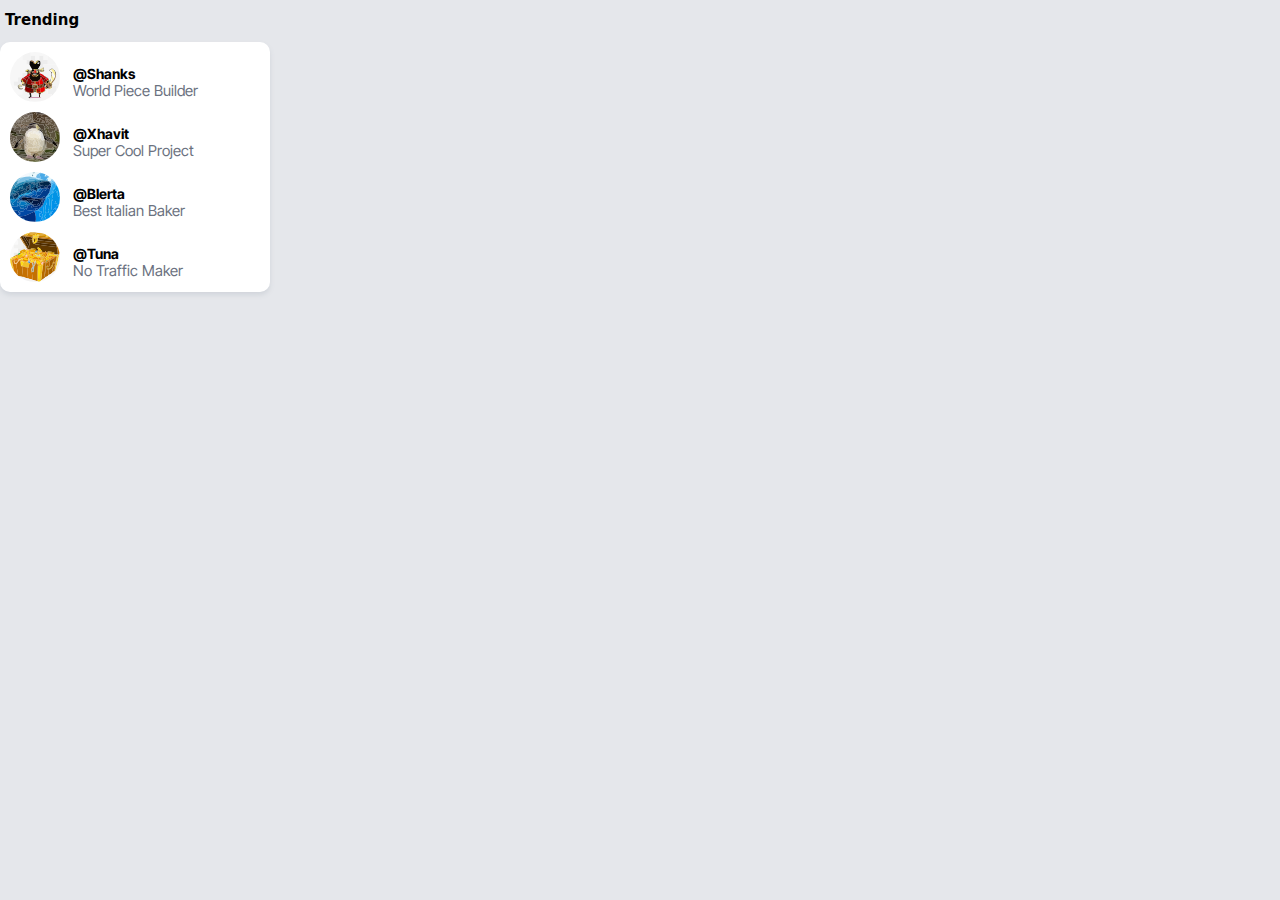
<file: Dashboard/components/right-main-bottom.html>
<!DOCTYPE html>
<html lang="en">
  <head>
    <meta charset="UTF-8" />
    <meta http-equiv="X-UA-Compatible" content="IE=edge" />
    <meta name="viewport" content="width=device-width, initial-scale=1.0" />
    <link rel="stylesheet" href="../css/normalize.css" />
    <link rel="stylesheet" href="../css/styles.css" />
    <title>Document</title>
  </head>
  <body>
    <h2 class="right__main--title">Trending</h2>
    <div class="right__main--bottom">
      <div class="trending--person first-person">
        <img
          src="../images/pirate.svg"
          alt="pirate with a sword and hook"
          class="trending--images"
        />
        <h3>@Shanks</h3>
        <span>World Piece Builder</span>
      </div>
      <div class="trending--person second-person">
        <img
          src="../images/penguin.svg"
          alt="Picture of a penguin"
          class="trending--images"
        />
        <h3>@Xhavit</h3>
        <span>Super Cool Project</span>
      </div>
      <div class="trending--person third-person">
        <img
          src="../images/shark.svg"
          alt="Picture of a penguin"
          class="trending--images"
        />
        <h3>@Blerta</h3>
        <span>Best Italian Baker</span>
      </div>
      <div class="trending--person fourth-person">
        <img
          src="../images/treasure.svg"
          alt="Picture of a penguin"
          class="trending--images"
        />
        <h3>@Tuna</h3>
        <span>No Traffic Maker</span>
      </div>
    </div>
  </body>
</html>
</file>
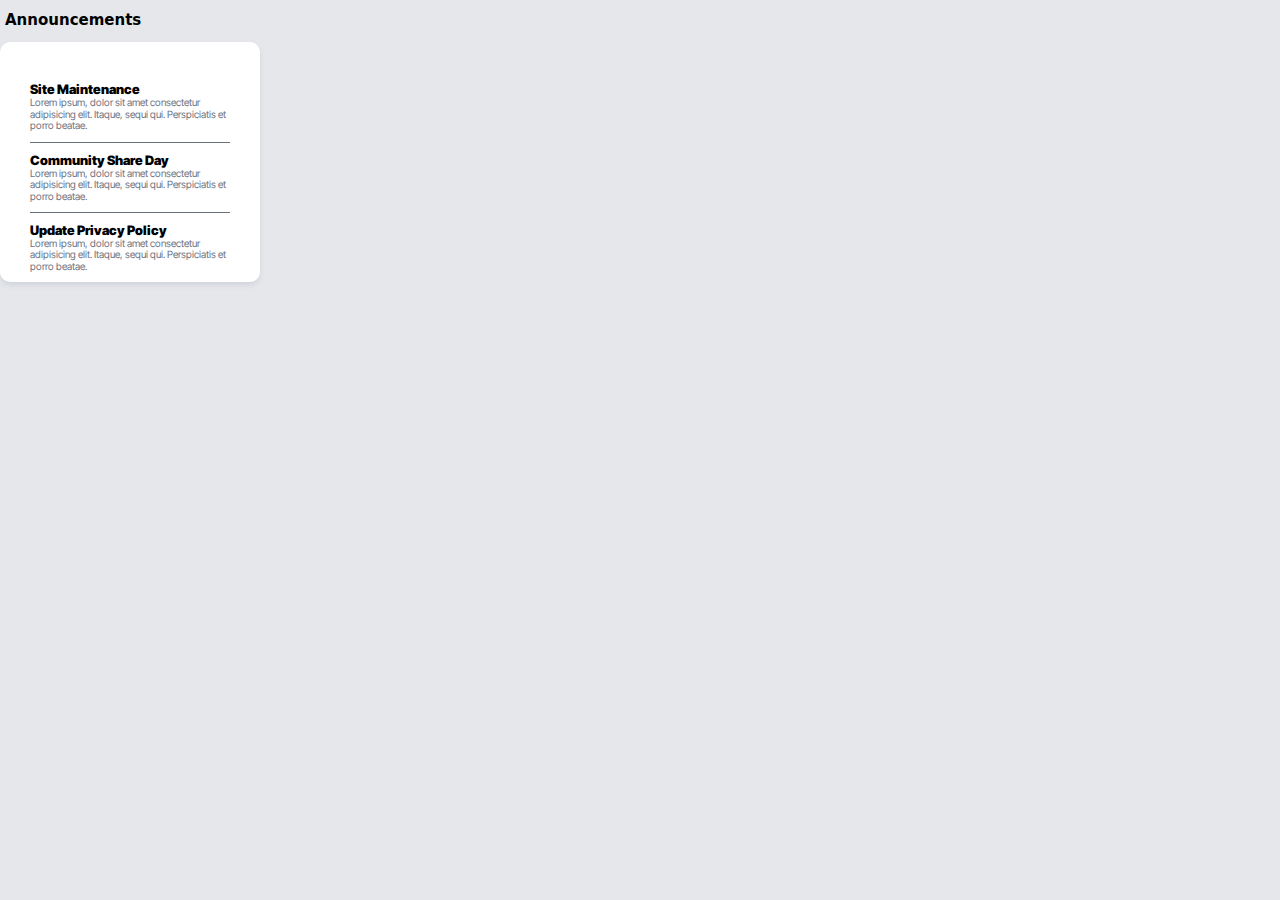
<file: Dashboard/components/right-main-top.html>
<!DOCTYPE html>
<html lang="en">
  <head>
    <meta charset="UTF-8" />
    <meta http-equiv="X-UA-Compatible" content="IE=edge" />
    <meta name="viewport" content="width=device-width, initial-scale=1.0" />
    <link rel="stylesheet" href="../css/normalize.css" />
    <link rel="stylesheet" href="../css/styles.css" />
    <title>Document</title>
  </head>
  <body>
    <h2 class="right__main--title">Announcements</h2>
    <div class="right__main--top">
      <div>
        <h3>Site Maintenance</h3>
        <p class="announcement--seperate">
          Lorem ipsum, dolor sit amet consectetur adipisicing elit. Itaque,
          sequi qui. Perspiciatis et porro beatae.
        </p>
      </div>
      <div>
        <h3>Community Share Day</h3>
        <p class="announcement--seperate">
          Lorem ipsum, dolor sit amet consectetur adipisicing elit. Itaque,
          sequi qui. Perspiciatis et porro beatae.
        </p>
      </div>
      <div>
        <h3>Update Privacy Policy</h3>
        <p>
          Lorem ipsum, dolor sit amet consectetur adipisicing elit. Itaque,
          sequi qui. Perspiciatis et porro beatae.
        </p>
      </div>
    </div>
  </body>
</html>
</file>
<file: CalcPro2/styles.css>
body {
  background-color: beige;
}

.container {
  background: lightGrey;
  width: max-content;
  margin: auto;
}

.display {
  width: 100%;
  background-color: white;
  height: 50px;
  font-size: 48px;
  display: flex;
  justify-content: flex-end;
  margin-bottom: 2px;
}
.buttons {
  display: flex;
  max-width: 400px;
  flex-wrap: wrap;
}

button {
  flex-grow: 1;
  flex-basis: 25%;
  padding: 10px;
  font-size: larger;
}

.btn-operator {
  background-color: peru;
}
.btn-clear {
  background-color: red;
}
.btn-equals {
  background-color: lawngreen;
}
</file>
<file: Dashboard/css/styles.css>
@import url("https://fonts.googleapis.com/css2?family=Inter+Tight&display=swap");

body {
  margin: 0;
  font-family: "Inter Tight", sans-serif;
  background: #e5e7eb;
}

html {
  font-size: 62.5%;
}

/* Sidebar */
.sidebar {
  width: 250px;
  height: 100vh;
  display: grid;
  grid-template-columns: 250px;
  grid-template-rows: 100px 1fr 2fr;
  background-color: #0ea5e9;
  align-items: center;
  gap: 3rem;
  color: #fff;
  padding-left: 2rem;
}

.sidebar--options {
  align-self: start;
}

.sidebar--item h2,
.sidebar--item h1 {
  font-size: 2rem;
  padding-left: 1.6rem;
}

.sidebar--item h1 {
  font-size: 3rem;
  padding-left: 1rem;
}

div .sidebar--item {
  display: flex;
  align-items: center;
}

.sidebar--options,
.sidebar--nav {
  padding-left: 0.9rem;
}

/* Icons */
.icon {
  height: 40px;
  width: 30px;
  margin: 1rem 0;
}

.icon__top {
  height: 60px;
  width: 45px;
}

/* Links */

a {
  text-decoration: none;
  color: #fff;
  transition: ease-in 0.1s;
}

a:hover {
  color: #e5e5e5;
  transform: scale(1.1);
}

/* Header */
.profile--image {
  width: 80px;
  height: 70px;
  border-radius: 100%;
}

.smaller--profile {
  height: 50px;
  width: 50px;
}

input {
  width: 55rem;
  font-size: 2rem;
  height: 2.5rem;
  padding-left: 1rem;
  background: #e5e7eb;
  border-radius: 10px;
  border: 0;
}

.header__top--left {
  display: inline-flex;
  align-items: center;
  gap: 1rem;
}

.header__top--left svg {
  padding-left: 5rem;
}

.header__top--right {
  display: flex;
  align-items: center;
  gap: 4rem;
}

.header__top--right h2 {
  font-size: 2rem;
}

.header__bottom--left {
  display: inline-grid;
  grid-template-columns: 120px 35rem;
  grid-template-rows: 45px 45px;
  justify-items: start;
}

.header__bottom--left h1 {
  margin: 0;
}

.header__bottom--left {
  font-size: 1.2rem;
}

.header__bottom--left h3 {
  align-self: end;
  margin: 0;
}

.header__bottom--left img {
  grid-row: 1 / 3;
  margin-top: 1rem;
}

.header__bottom--right button {
  background: #0ea5e9;
  width: 10rem;
  height: 3rem;
  color: #fff;
  font-size: 1.6rem;
  border-radius: 5rem;
  border: 0;
  margin-right: 2rem;
}
.header__bottom--right button:hover {
  cursor: pointer;
  scale: 1.1;
}

.main__container--top {
  display: flex;
  justify-content: space-around;
  width: 80%;
}

.header__container {
  display: grid;
  grid-template-columns: 1fr 1fr;
  grid-template-rows: 0.5fr 1fr;
  background: #fff;
}

.header__top--left {
  grid-column: 1 / 2;
  justify-self: center;
}

.header__top--right {
  width: 350px;
  grid-column: 2 / 3;
  margin-left: 10rem;
}

.header__bottom--left {
  grid-row: 2 / 3;
  grid-column: 1 / 2;
  justify-self: center;
  margin-right: 10rem;
}

.header__bottom--left .profile--image {
  justify-self: center;
}

.header__bottom--right {
  grid-column: 2 / 3;
  grid-row: 2 / 3;
  align-self: center;
  width: 400px;
  margin-left: auto;
}

/* Project Card & Left side Main*/

.card {
  width: 350px;
  height: 175px;
  padding: 1rem 3rem 3rem 2rem;
  box-sizing: border-box;
  border-left: 0.9rem solid blue;
  border-radius: 5px;
  box-shadow: 0 3px 5px #d1d5db;
  background: #fff;
}

.card h3 {
  font-size: 1.6rem;
  margin-bottom: 0.5rem;
}

.card p {
  color: #6b7280;
  font-size: 1.3rem;
  margin: 0;
}

.card__icons {
  margin-left: auto;
  width: fit-content;
  height: 7rem;
  display: flex;
  justify-content: flex-end;
  gap: 1rem;
  align-items: flex-end;
}

.main--container {
  display: grid;
  width: 65rem;
  row-gap: 1rem;
  column-gap: 3rem;
  grid-template-columns: repeat(2, 1fr);
  grid-template-rows: repeat(3, 1fr);
  margin-left: 3rem;
}

.main--container__TL {
  margin-left: 3rem;
  font-family: system-ui, -apple-system, BlinkMacSystemFont, "Segoe UI", Roboto,
    Oxygen, Ubuntu, Cantarell, "Open Sans", "Helvetica Neue", sans-serif;
  font-size: 1.5rem;
}

/* Right Side Main Top */

.right__main--title {
  margin-left: 0.5rem;
  font-family: system-ui, -apple-system, BlinkMacSystemFont, "Segoe UI", Roboto,
    Oxygen, Ubuntu, Cantarell, "Open Sans", "Helvetica Neue", sans-serif;
}

.right__main--top {
  background: #fff;
  border-radius: 1rem;
  box-shadow: 0 3px 5px #d1d5db;
  box-sizing: border-box;
  display: flex;
  flex-direction: column;
  height: 24rem;
  justify-content: space-around;
  padding: 3rem;
  width: 26rem;
}

.right__main--top p,
.right__main--top h3 {
  margin: 0;
}

.right__main--top p {
  color: #6b7280;
}

.announcement--seperate {
  padding-bottom: 1rem;
  border-bottom: 1px solid #6b7280;
}

.right__main--top h3 {
  font-size: 1.3rem;
  font-weight: 900;
  margin-top: 1rem;
}

/* Right Side Main Bottom */
.right__main--bottom {
  background: #fff;
  border-radius: 1rem;
  box-shadow: 0 3px 5px #d1d5db;
  height: 23rem;
  padding: 1rem;
  row-gap: 5px;
  width: 25rem;
}

.first-person {
  grid-column: 1 / 3;
  grid-row: 1 / 2;
}

.second-person {
  grid-column: 1 / 3;
  grid-row: 2 / 3;
}
.third-person {
  grid-column: 1 / 3;
  grid-row: 3 / 4;
}

.fourth-person {
  grid-column: 1 / 3;
  grid-row: 4 / 5;
}

.trending--images {
  width: 50px;
  height: 50px;
  border-radius: 100%;
}

.trending--person {
  display: grid;
  font-size: 1.5rem;
  grid-template-columns: 1fr 3fr;
  grid-template-rows: 1fr 1fr;
  height: 60px;
}

.trending--person img {
  grid-row: 1 / 3;
  padding-bottom: 2px;
}

.trending--person h3 {
  font-size: 1.4rem;
  align-self: end;
  margin: 0;
}

.trending--person span {
  color: #6b7280;
}

/* Putting it all together */
.page--container {
  height: 100vh;
  display: grid;
  grid-template-columns: 270px 2fr 380px;
  grid-template-rows: 170px 1fr 1fr 1fr;
}

.page--container__sidebar {
  grid-column: 1 / 2;
  grid-row: 1 / -1;
}

.page--container__header {
  grid-column: 2 / 4;
  grid-row: 1 / 2;
}

.page--container__projects {
  grid-column: 2 / 3;
  grid-row: 2 / 5;
  justify-self: left;
}

.page--container__right--main--top {
  grid-column: 3 / 4;
  grid-row: 2 / 3;
}

.page--container__right--main--bottom {
  grid-column: 3 / 4;
  grid-row: 3 / 4;
}
</file>
<file: Form/css/styles.css>
html {
  font-size: 62.5%;
}

body {
  font-size: 1.5rem;
  background: #000;
  padding-left: 10rem;
}

input {
  margin-top: 0.5rem;
  padding: 0.3rem 0.5rem;
  border-radius: 7px;
  border: 1px solid black;
}

label {
  text-transform: uppercase;
}

legend {
  font-size: 2rem;
  padding-left: 1rem;
}

legend,
h2,
h4 {
  font-family: "Inter Tight", sans-serif;
}

h2 {
  width: 40ch;
  margin-left: 4rem;
}

h4 {
  margin-left: 2rem;
}

form {
  padding-top: 1rem;
  padding-bottom: 1rem;
  padding-left: 4rem;
  background: #fff;
  width: 60rem;
  box-shadow: 0 3px 5px lightgrey;
}

img {
  width: 40vw;
  height: 100vh;
}
a {
  text-decoration: none;
  color: #596d48;
  font-weight: 600;
}

button {
  padding: 0.5rem 4rem;
  color: #fff;
  background: #596d48;
  border-radius: 5px;
  font-size: 2rem;
  font-weight: 500;
  margin-top: 3rem;
  margin-left: 2rem;
}

button,
h4 {
  margin-left: 5.5rem;
}

footer {
  color: #fff;
  position: absolute;
  right: 80rem;
  top: 75rem;
  width: 24rem;
  text-decoration: underline;
}

.container {
  width: 50vw;
  display: grid;
  grid-template-columns: repeat(2, 20rem);
  column-gap: 1rem;
}

.container div {
  padding: 1rem;
}

.emphasis {
  font-style: italic;
  padding-right: 3px;
}

.left--container {
  display: inline-block;
  position: absolute;
  height: 100vh;
  background: #f0f0f0;
}

.form--header {
  margin-bottom: 4rem;
}

.main--heading {
  margin-top: 20%;
}

.image--bar {
  background-color: black;
  opacity: 0.7;
  width: 40vw;
  height: 18rem;
  position: absolute;
  top: 10rem;
  right: 64rem;
  display: flex;
  justify-content: center;
  align-items: center;
}

.thor--image {
  width: 10rem;
  height: 15rem;
}

.name--odin {
  display: inline-block;
  font-size: 5rem;
  color: white;
  margin-left: 1rem;
  font-family: norse;
  font-size: 10rem;
}

.error {
  border: 1px solid red;
}

.selected {
  border: 1px solid blue;
}
h5 {
  color: red;
  font-weight: 100;
  margin-top: 3px;
}
</file>
<file: Library/css/styles.css>
html {
  font-size: 62.5%;
}

body {
  padding: 7px;
  font-size: 1.5rem;
  background: #fca5a5;
  box-sizing: border-box;
  letter-spacing: 2px;
}

.title {
  font-size: 5rem;
}

.heading {
  margin-top: 1.5rem;
  width: 99%;
  display: flex;
  justify-content: space-between;
  align-items: center;
  padding-bottom: 1rem;
  height: 5rem;
  border-bottom: 2px solid black;
}

.btn {
  height: fit-content;
  color: #fff;
  background: #0ea5e9;
  border: none;
  border-radius: 1rem;
  padding: 0.5rem 1rem;
  font-size: 2rem;
  margin-left: 1.5rem;
}

.btn:hover,
.book--form button:hover {
  transform: scale(1.1);
  transition: ease-in 0.1s;
  cursor: pointer;
}

#add {
  margin-right: 1.5rem;
}

/* Book Form */
.book--form {
  width: 20rem;
  height: 26rem;
  border-radius: 1rem;
  background-color: #ef4444;
  color: #fff;
  font-size: 1.6rem;
  display: none;
  position: absolute;
  top: 25%;
  right: 40%;
}

label {
  display: block;
  margin-bottom: 0.3rem;
}

label[for="read"] {
  display: inline-block;
}

form div {
  margin: 1.2rem;
}

.book--form button {
  background: #0ea5e9;
  color: #fff;
  border: 0;
  border-radius: 1rem;
  padding: 0.5rem 1rem;
  font-size: 2rem;
  margin-left: 5rem;
}

/* Books */
.book {
  box-sizing: border-box;
  width: 25rem;
  height: 25rem;
  background: #94a3b8;
  color: #fff;
  padding: 1rem;
  border-radius: 5px;
  /* display: none; */
  margin: 1.5rem;
}

.book button {
  color: #fff;
  font-size: 2rem;
  background: #475569;
  border: 0;
  margin-top: 0.5rem;
  width: 90%;
  letter-spacing: 2px;
  margin-left: 10px;
}

.book button:hover {
  scale: 1.1;
  transition: ease-in-out 0.2s;
  cursor: pointer;
}

#last--prop {
  margin-bottom: 0;
}

#book--title {
  margin-top: 2px;
}

/* Book layout */
.container {
  margin-top: 1rem;
  display: flex;
  flex-wrap: wrap;
}
</file>
<file: Tic-Tac-Toe/css/styles.css>
html {
  font-size: 62.5%;
}

body {
  background: #fff;
}

.container {
  box-sizing: border-box;
  padding: 1rem;
  padding-bottom: 0.8rem;
  border-radius: 0.5rem;
  background: yellow;
  height: 40rem;
  width: 50rem;
  display: grid;
  grid-template-columns: repeat(3, 1fr);
  margin: auto;
  gap: 0.5rem;
}

header {
  text-align: center;
  margin-top: 5%;
  font-size: 3rem;
}

.field {
  border-radius: 0.5rem;
  background: blue;
  height: 12rem;
}

.hover:hover {
  background: #0606b2;
}

.players {
  display: none;
  width: 50rem;
  justify-content: space-between;
  margin: auto;
  margin-top: 2%;
}

.players h2 {
  font-size: 2rem;
}
.players span {
  color: Blue;
}

.field {
  font-size: 10rem;
  color: #fff;
  display: flex;
  align-items: center;
  justify-content: center;
}

.play--btn {
  display: flex;
  justify-content: center;
  margin-top: 2%;
}

button {
  background: blue;
  color: #fff;
  width: 10rem;
  height: 5rem;
  font-size: 2.5rem;
  border: 1px solid black;
  border-radius: 5px;
}

button:hover {
  color: blue;
  background: yellow;
  cursor: pointer;
}

.display--end {
  display: none;
  position: absolute;
  top: 25%;
  left: 36%;
  padding: 2rem;
}

.display--end div {
  position: absolute;
  top: 88%;
  left: 38%;
}

.display--end h1 {
  color: #fff;
  font-size: 6rem;
}
.display--end h1:hover {
  color: yellow;
}

.display--end span {
  color: red;
}
.results {
  font-size: 4rem;
  text-align: center;
  color: #fff;
}

.results span {
  color: red;
}

@media screen and (max-width: 992px) {
  .display--end {
    left: 28%;
  }
}

@media screen and (max-width: 750px) {
  .display--end {
    left: 20%;
  }
}

@media screen and (max-width: 750px) {
  .display--end {
    left: 15%;
  }
}
@media screen and (max-width: 525px) {
  .display--end h1 {
    font-size: 5rem;
  }
}
</file>
